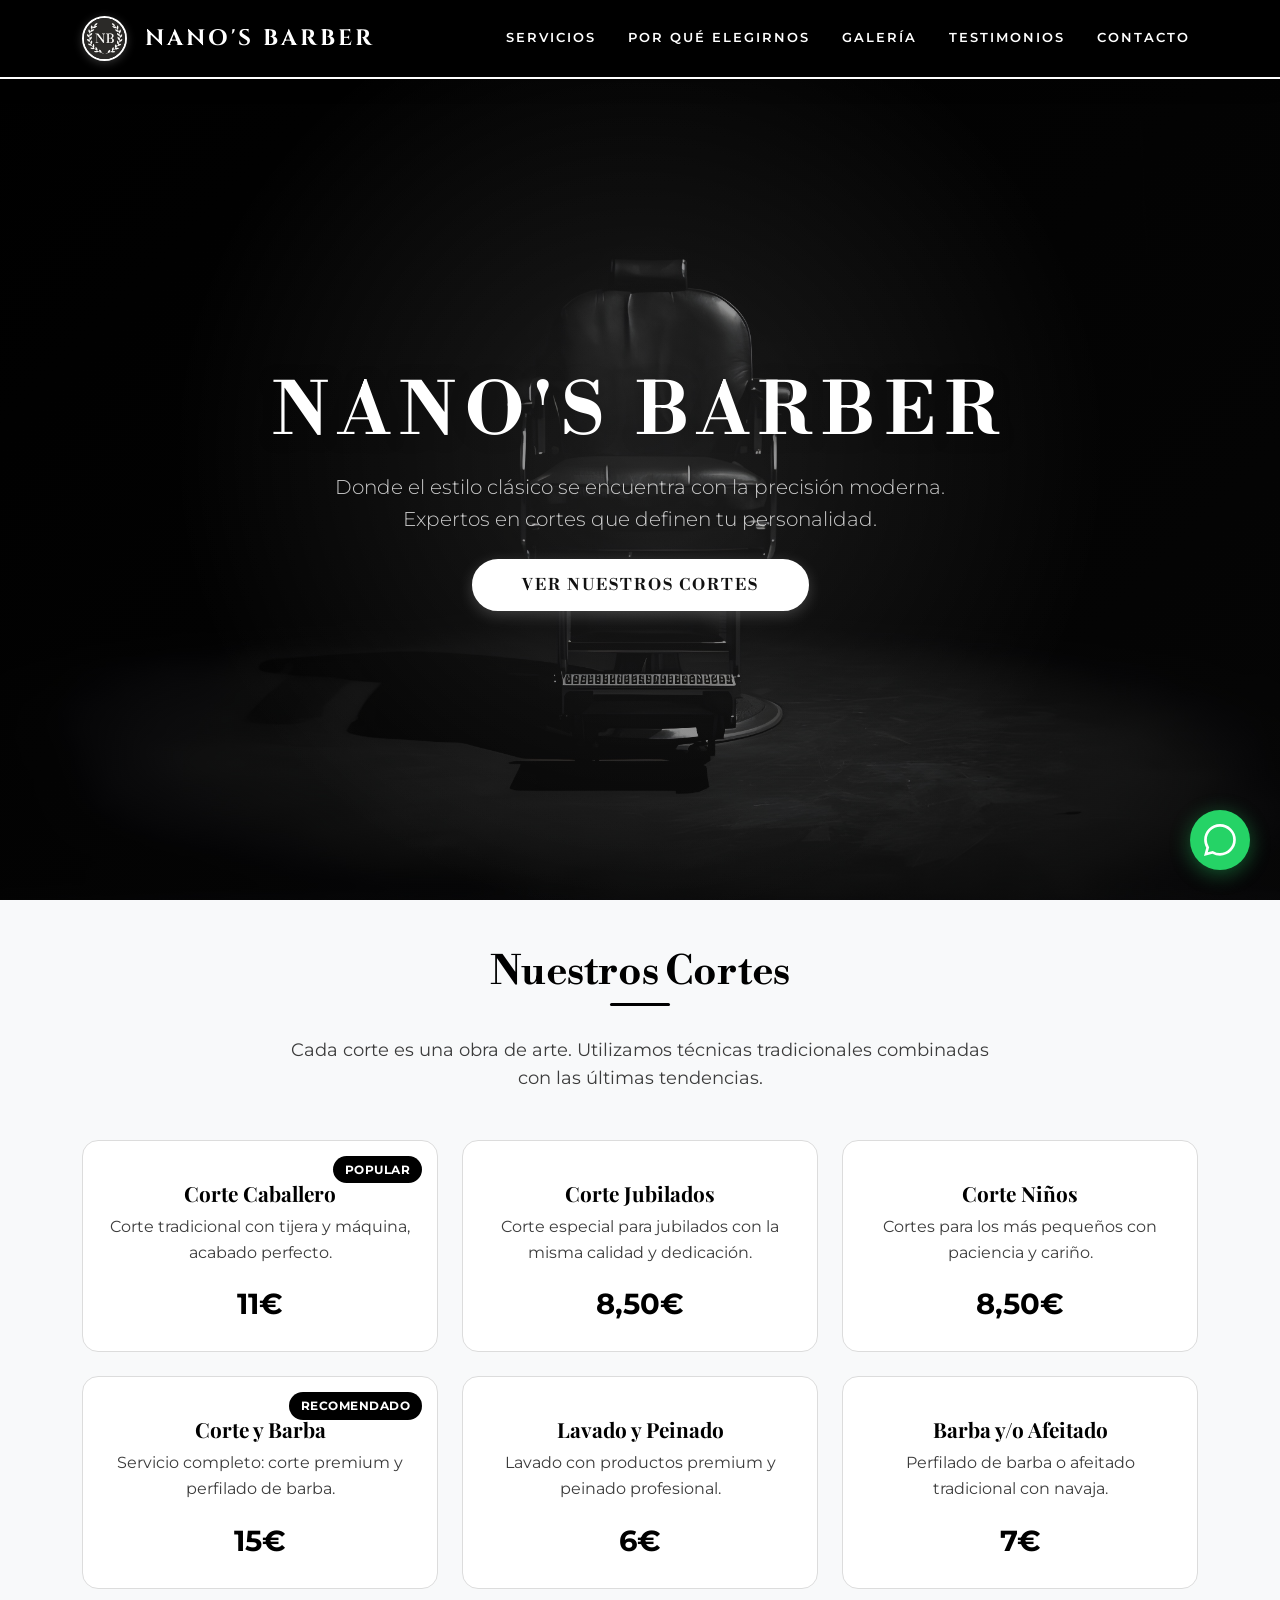
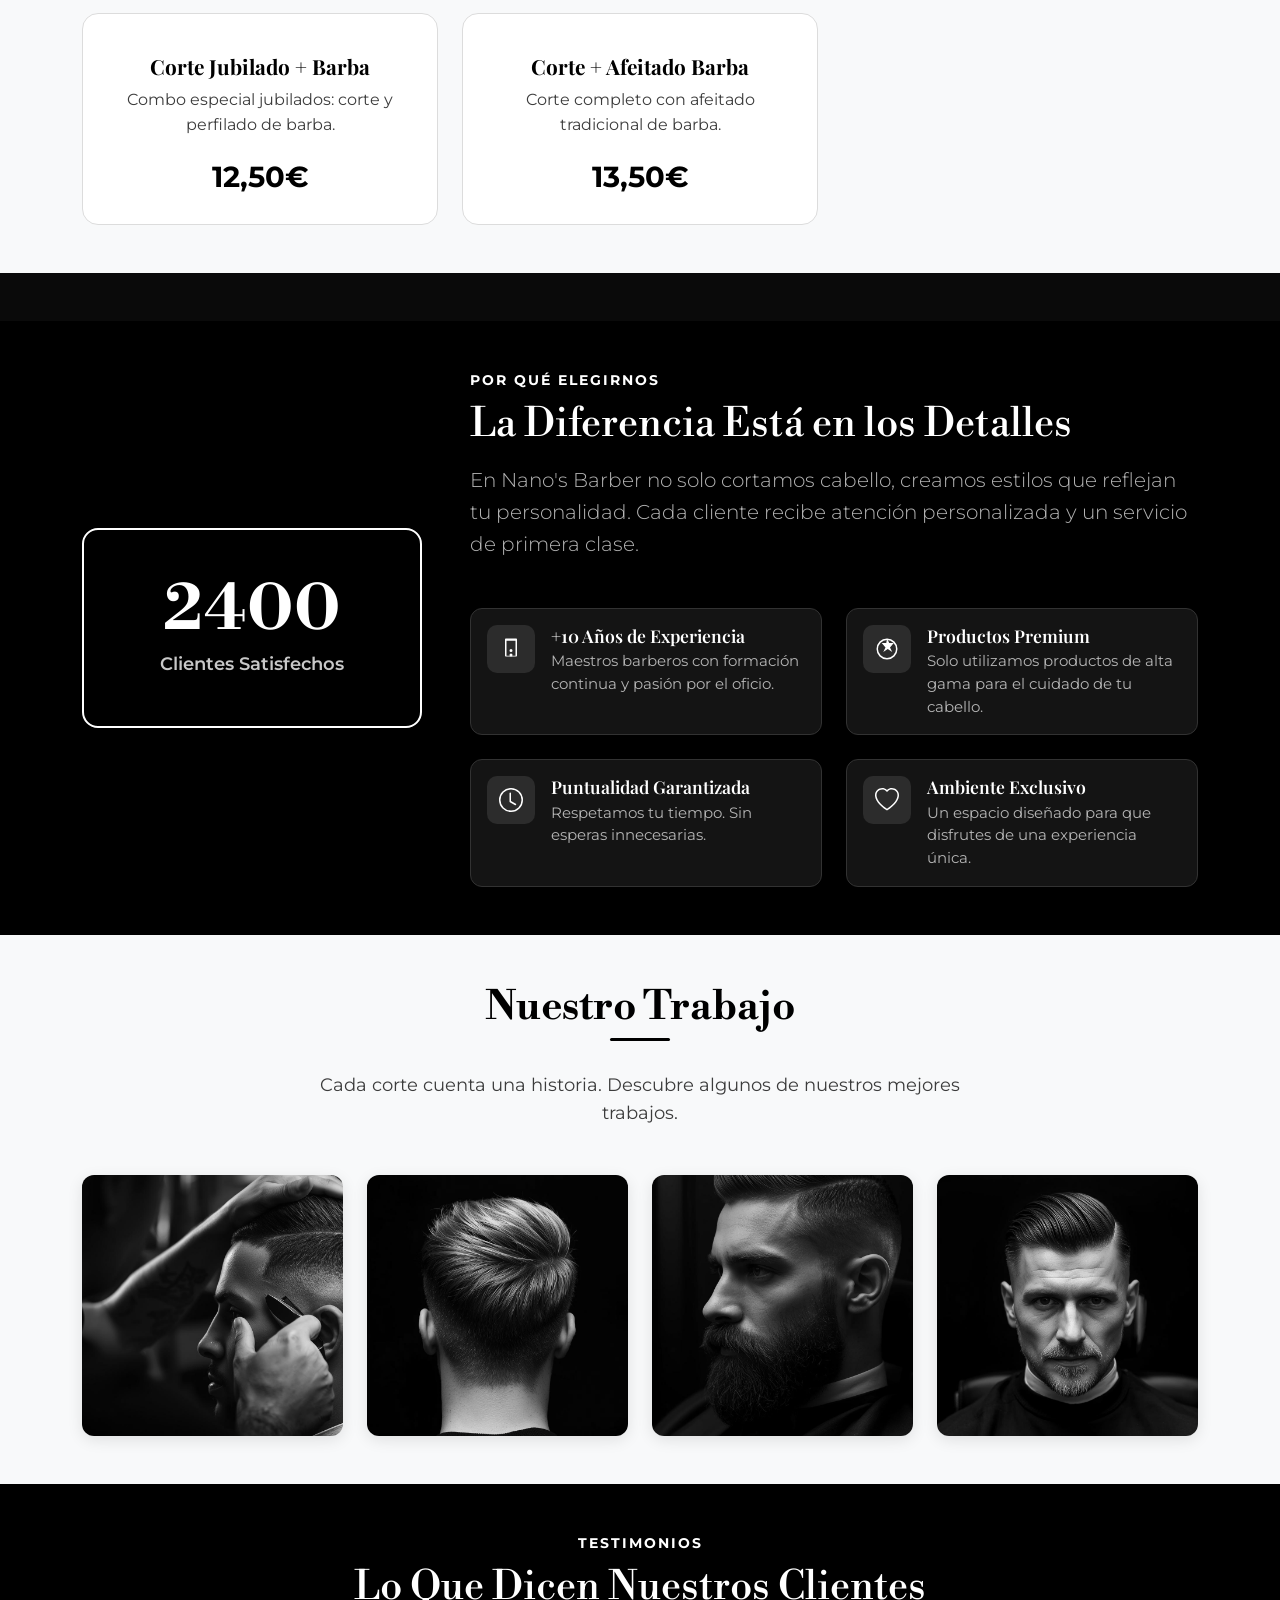
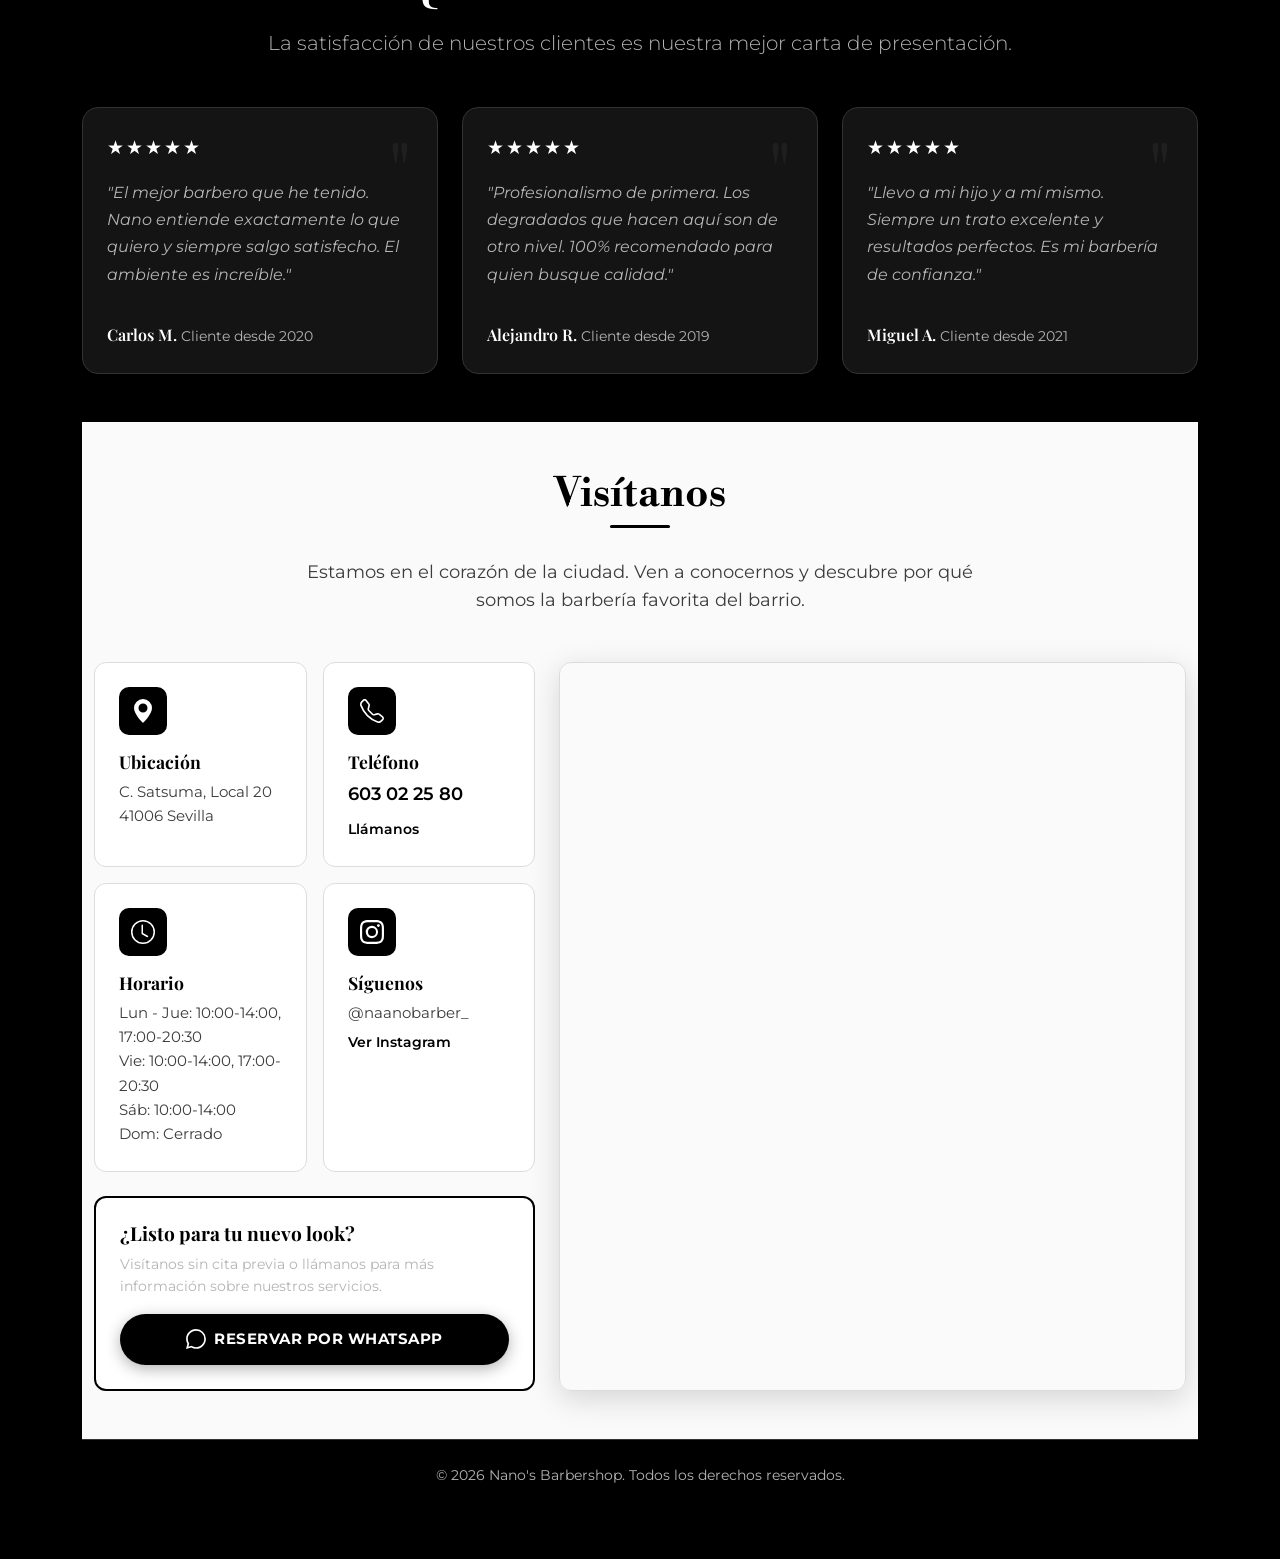
<file: index.html>
<!DOCTYPE html>
<html lang="es">
<head>
  <meta charset="UTF-8" />
  <meta name="viewport" content="width=device-width, initial-scale=1.0"/>
  <title>Nano's Barbershop - Estilo Clásico, Precisión Moderna</title>
  
  <!-- Fuentes ultra elegantes -->
  <link href="https://fonts.googleapis.com/css2?family=Cinzel:wght@600;700&family=Montserrat:wght@400;600;700&family=Libre+Bodoni:wght@700&display=swap" rel="stylesheet">

  <!-- Bootstrap 5 CSS -->
  <link href="https://cdn.jsdelivr.net/npm/bootstrap@5.3.2/dist/css/bootstrap.min.css" rel="stylesheet"/>
  
  <!-- Google Fonts -->
  <link href="https://fonts.googleapis.com/css2?family=Montserrat:wght@400;600;700&family=Playfair+Display:wght@700&display=swap" rel="stylesheet"/>
  
  <!-- CSS Personalizado -->
  <link rel="stylesheet" href="nanoscss.css"/>
</head>
<body>

  <!-- Navbar -->
  <nav class="navbar navbar-expand-lg navbar-dark fixed-top">
    <div class="container">
      <!-- AHORA -->
      <a class="navbar-brand" href="index.html">
        <img src="imagenes/logonano.jpg" alt="Nano's Barber" height="40">
        <span class="brand-text ms-2">NANO'S BARBER</span>
      </a>
      <button class="navbar-toggler" type="button" data-bs-toggle="collapse" data-bs-target="#navbarNav">
        <span class="navbar-toggler-icon"></span>
      </button>
      <div class="collapse navbar-collapse justify-content-end" id="navbarNav">
        <ul class="navbar-nav gap-3">
          <li class="nav-item"><a class="nav-link" href="#servicios">Servicios</a></li>
          <li class="nav-item"><a class="nav-link" href="#nosotros">Por Qué Elegirnos</a></li>
          <li class="nav-item"><a class="nav-link" href="#galeria">Galería</a></li>
          <li class="nav-item"><a class="nav-link" href="#testimonios">Testimonios</a></li>
          <li class="nav-item"><a class="nav-link" href="#contacto">Contacto</a></li>
        </ul>
      </div>
    </div>
  </nav>

  <!-- Hero Section -->
  <header class="hero-section d-flex align-items-center">
    <div class="container text-center text-white">
      <h1 class="display-4 fw-bold mb-3">NANO'S BARBER</h1>
      <p class="lead mb-4">Donde el estilo clásico se encuentra con la precisión moderna. Expertos en cortes que definen tu personalidad.</p>
      <a href="#servicios" class="btn btn-primary btn-lg px-5">Ver Nuestros Cortes</a>
    </div>
  </header>

  <!-- Servicios -->
<section id="servicios" class="section py-5 bg-light">
  <div class="container">
    <div class="text-center mb-5">
      <h2 class="section-title">Nuestros Cortes</h2>
      <p class="section-subtitle">Cada corte es una obra de arte. Utilizamos técnicas tradicionales combinadas con las últimas tendencias.</p>
    </div>
    
    <div class="row g-4">
      <!-- Corte Caballero -->
      <div class="col-md-4">
        <div class="service-card text-center p-4">
          <span class="badge-popular">Popular</span>
          <h4 class="mt-3">Corte Caballero</h4>
          <p>Corte tradicional con tijera y máquina, acabado perfecto.</p>
          <p class="price fw-bold">11€</p>
        </div>
      </div>
      
      <!-- Corte Jubilados -->
      <div class="col-md-4">
        <div class="service-card text-center p-4">
          <h4 class="mt-3">Corte Jubilados</h4>
          <p>Corte especial para jubilados con la misma calidad y dedicación.</p>
          <p class="price fw-bold">8,50€</p>
        </div>
      </div>
      
      <!-- Corte Niños -->
      <div class="col-md-4">
        <div class="service-card text-center p-4">
          <h4 class="mt-3">Corte Niños</h4>
          <p>Cortes para los más pequeños con paciencia y cariño.</p>
          <p class="price fw-bold">8,50€</p>
        </div>
      </div>
      
      <!-- Corte y Barba -->
      <div class="col-md-4">
        <div class="service-card text-center p-4">
          <span class="badge-popular">Recomendado</span>
          <h4 class="mt-3">Corte y Barba</h4>
          <p>Servicio completo: corte premium y perfilado de barba.</p>
          <p class="price fw-bold">15€</p>
        </div>
      </div>
      
      <!-- Lavado y Peinado -->
      <div class="col-md-4">
        <div class="service-card text-center p-4">
          <h4 class="mt-3">Lavado y Peinado</h4>
          <p>Lavado con productos premium y peinado profesional.</p>
          <p class="price fw-bold">6€</p>
        </div>
      </div>
      
      <!-- Barba y/o Afeitado -->
      <div class="col-md-4">
        <div class="service-card text-center p-4">
          <h4 class="mt-3">Barba y/o Afeitado</h4>
          <p>Perfilado de barba o afeitado tradicional con navaja.</p>
          <p class="price fw-bold">7€</p>
        </div>
      </div>
      
      <!-- Corte Jubilado y Barba -->
      <div class="col-md-4">
        <div class="service-card text-center p-4">
          <h4 class="mt-3">Corte Jubilado + Barba</h4>
          <p>Combo especial jubilados: corte y perfilado de barba.</p>
          <p class="price fw-bold">12,50€</p>
        </div>
      </div>
      
      <!-- Corte y Afeitado Barba -->
      <div class="col-md-4">
        <div class="service-card text-center p-4">
          <h4 class="mt-3">Corte + Afeitado Barba</h4>
          <p>Corte completo con afeitado tradicional de barba.</p>
          <p class="price fw-bold">13,50€</p>
        </div>
      </div>
    </div>
  </div>
</section>
      <!-- Stats -->
      <div class="text-center mt-5">
        <div class="stats-badge">+5000 Clientes Satisfechos</div>
      </div>
    </div>
  </section>

  <!-- Por Qué Elegirnos -->
<section id="nosotros" class="section py-5 bg-darker">
  <div class="container">
    <div class="row g-5 align-items-center">
      <!-- Columna izquierda - Stats box -->
      <div class="col-lg-4">
        <div class="stats-box-large p-5 text-center">
          <div class="stats-number-large">+5000</div>
          <div class="stats-label-large">Clientes Satisfechos</div>
        </div>
      </div>
      
      <!-- Columna derecha - Contenido -->
      <div class="col-lg-8">
        <div class="section-header mb-4">
          <p class="section-subtitle-small text-uppercase fw-bold mb-2">Por Qué Elegirnos</p>
          <h2 class="section-title display-6 mb-3">La Diferencia Está en los Detalles</h2>
          <p class="lead text-secondary">
            En Nano's Barber no solo cortamos cabello, creamos estilos que reflejan tu personalidad. 
            Cada cliente recibe atención personalizada y un servicio de primera clase.
          </p>
        </div>
        
        <!-- Features grid -->
        <div class="row g-4 mt-2">
          <!-- Feature 1 -->
          <div class="col-md-6">
            <div class="feature-card d-flex align-items-start p-3">
              <div class="feature-icon-box me-3">
                <svg xmlns="http://www.w3.org/2000/svg" width="24" height="24" fill="currentColor" viewBox="0 0 16 16">
                  <path d="M4 1.5a.5.5 0 0 1 .5-.5h7a.5.5 0 0 1 .5.5v11a.5.5 0 0 1-.5.5h-7a.5.5 0 0 1-.5-.5v-11zm1 1v10h6v-10h-6z"/>
                  <path d="M8 13a1 1 0 1 0 0-2 1 1 0 0 0 0 2zm0-3a1 1 0 1 0 0-2 1 1 0 0 0 0 2z"/>
                </svg>
              </div>
              <div>
                <h5 class="feature-title mb-1">+10 Años de Experiencia</h5>
                <p class="feature-text mb-0 text-secondary small">Maestros barberos con formación continua y pasión por el oficio.</p>
              </div>
            </div>
          </div>
          
          <!-- Feature 2 -->
          <div class="col-md-6">
            <div class="feature-card d-flex align-items-start p-3">
              <div class="feature-icon-box me-3">
                <svg xmlns="http://www.w3.org/2000/svg" width="24" height="24" fill="currentColor" viewBox="0 0 16 16">
                  <path d="M8 1l1.5 3h3L10 7l1.5 3-3-2-3 2 1.5-3-2.5-3h3L8 1z"/>
                  <path d="M8 15A7 7 0 1 1 8 1a7 7 0 0 1 0 14zm0-1A6 6 0 1 0 8 2a6 6 0 0 0 0 12z"/>
                </svg>
              </div>
              <div>
                <h5 class="feature-title mb-1">Productos Premium</h5>
                <p class="feature-text mb-0 text-secondary small">Solo utilizamos productos de alta gama para el cuidado de tu cabello.</p>
              </div>
            </div>
          </div>
          
          <!-- Feature 3 -->
          <div class="col-md-6">
            <div class="feature-card d-flex align-items-start p-3">
              <div class="feature-icon-box me-3">
                <svg xmlns="http://www.w3.org/2000/svg" width="24" height="24" fill="currentColor" viewBox="0 0 16 16">
                  <path d="M8 3.5a.5.5 0 0 0-1 0V9a.5.5 0 0 0 .252.434l3.5 2a.5.5 0 0 0 .496-.868L8 8.71V3.5z"/>
                  <path d="M8 16A8 8 0 1 0 8 0a8 8 0 0 0 0 16zm7-8A7 7 0 1 1 1 8a7 7 0 0 1 14 0z"/>
                </svg>
              </div>
              <div>
                <h5 class="feature-title mb-1">Puntualidad Garantizada</h5>
                <p class="feature-text mb-0 text-secondary small">Respetamos tu tiempo. Sin esperas innecesarias.</p>
              </div>
            </div>
          </div>
          
          <!-- Feature 4 -->
          <div class="col-md-6">
            <div class="feature-card d-flex align-items-start p-3">
              <div class="feature-icon-box me-3">
                <svg xmlns="http://www.w3.org/2000/svg" width="24" height="24" fill="currentColor" viewBox="0 0 16 16">
                  <path d="m8 2.748-.717-.737C5.6.281 2.514.878 1.4 3.053c-.523 1.023-.641 2.5.314 4.385.92 1.815 2.834 3.989 6.286 6.357 3.452-2.368 5.365-4.542 6.286-6.357.955-1.886.838-3.362.314-4.385C13.486.878 10.4.28 8.717 2.01L8 2.748zM8 15C-7.333 4.868 3.279-3.04 7.824 1.143c.06.055.119.112.176.171a3.12 3.12 0 0 1 .176-.17C12.72-3.042 23.333 4.867 8 15z"/>
                </svg>
              </div>
              <div>
                <h5 class="feature-title mb-1">Ambiente Exclusivo</h5>
                <p class="feature-text mb-0 text-secondary small">Un espacio diseñado para que disfrutes de una experiencia única.</p>
              </div>
            </div>
          </div>
        </div>
      </div>
    </div>
  </div>
</section>

<!-- Galería -->
<section id="galeria" class="section py-5 bg-light">
  <div class="container">
    <div class="text-center mb-5">
      <h2 class="section-title">Nuestro Trabajo</h2>
      <p class="section-subtitle">Cada corte cuenta una historia. Descubre algunos de nuestros mejores trabajos.</p>
    </div>
    <div class="row g-4">
      <!-- Imagen 1 -->
      <div class="col-lg-3 col-md-6 col-6">
        <div class="gallery-item">
          <img src="imagenes/fade.jpg" alt="Fade Clásico">
          <div class="gallery-overlay">
            <span>Fade Clásico</span>
          </div>
        </div>
      </div>
      
      <!-- Imagen 2 -->
      <div class="col-lg-3 col-md-6 col-6">
        <div class="gallery-item">
          <img src="imagenes/corteatras.jpg" alt="Corte Profesional">
          <div class="gallery-overlay">
            <span>Corte Profesional</span>
          </div>
        </div>
      </div>
      
      <!-- Imagen 3 -->
      <div class="col-lg-3 col-md-6 col-6">
        <div class="gallery-item">
          <img src="imagenes/barbayfade.jpg" alt="Barba y Fade">
          <div class="gallery-overlay">
            <span>Barba y Fade</span>
          </div>
        </div>
      </div>
      
      <!-- Imagen 4 -->
      <div class="col-lg-3 col-md-6 col-6">
        <div class="gallery-item">
          <img src="imagenes/gominacorte.jpg" alt="Estilo Moderno">
          <div class="gallery-overlay">
            <span>Estilo Moderno</span>
          </div>
        </div>
      </div>
    </div>
  </div>
</section>

  <!-- Testimonios -->
<section id="testimonios" class="section py-5 bg-darker">
  <div class="container">
    <div class="text-center mb-5">
      <p class="section-subtitle-small text-uppercase fw-bold mb-2">TESTIMONIOS</p>
      <h2 class="section-title display-6 mb-3">Lo Que Dicen Nuestros Clientes</h2>
      <p class="lead text-secondary">La satisfacción de nuestros clientes es nuestra mejor carta de presentación.</p>
    </div>
    
    <!-- Testimonios Grid -->
    <div class="row g-4 mb-5">
      <!-- Testimonio 1 -->
      <div class="col-md-4">
        <div class="testimonial-card-v2 p-4">
          <div class="stars mb-3">★★★★★</div>
          <p class="testimonial-text mb-4">"El mejor barbero que he tenido. Nano entiende exactamente lo que quiero y siempre salgo satisfecho. El ambiente es increíble."</p>
          <div class="client-info">
            <h6 class="client-name mb-0">Carlos M.</h6>
            <small class="text-secondary">Cliente desde 2020</small>
          </div>
        </div>
      </div>
      
      <!-- Testimonio 2 -->
      <div class="col-md-4">
        <div class="testimonial-card-v2 p-4">
          <div class="stars mb-3">★★★★★</div>
          <p class="testimonial-text mb-4">"Profesionalismo de primera. Los degradados que hacen aquí son de otro nivel. 100% recomendado para quien busque calidad."</p>
          <div class="client-info">
            <h6 class="client-name mb-0">Alejandro R.</h6>
            <small class="text-secondary">Cliente desde 2019</small>
          </div>
        </div>
      </div>
      
      <!-- Testimonio 3 -->
      <div class="col-md-4">
        <div class="testimonial-card-v2 p-4">
          <div class="stars mb-3">★★★★★</div>
          <p class="testimonial-text mb-4">"Llevo a mi hijo y a mí mismo. Siempre un trato excelente y resultados perfectos. Es mi barbería de confianza."</p>
          <div class="client-info">
            <h6 class="client-name mb-0">Miguel A.</h6>
            <small class="text-secondary">Cliente desde 2021</small>
          </div>
        </div>
      </div>
    </div>
    

<!-- Contacto -->
<section id="contacto" class="section py-5">
  <div class="container">
    <div class="text-center mb-5">
      <h2 class="section-title">Visítanos</h2>
      <p class="section-subtitle">Estamos en el corazón de la ciudad. Ven a conocernos y descubre por qué somos la barbería favorita del barrio.</p>
    </div>
    
    <div class="row g-4">
      <!-- Columna izquierda - Tarjetas de información -->
      <div class="col-lg-5">
        <div class="row g-3">
          <!-- Ubicación -->
          <div class="col-md-6">
            <div class="contact-card p-4 h-100">
              <div class="contact-icon">
                <svg xmlns="http://www.w3.org/2000/svg" width="24" height="24" fill="currentColor" viewBox="0 0 16 16">
                  <path d="M8 16s6-5.686 6-10A6 6 0 0 0 2 6c0 4.314 6 10 6 10zm0-7a3 3 0 1 1 0-6 3 3 0 0 1 0 6z"/>
                </svg>
              </div>
              <h5 class="mt-3 mb-2">Ubicación</h5>
              <p class="mb-0 text-secondary">C. Satsuma, Local 20<br/>41006 Sevilla</p>
            </div>
          </div>
          
          <!-- Teléfono -->
          <div class="col-md-6">
            <div class="contact-card p-4 h-100">
              <div class="contact-icon">
                <svg xmlns="http://www.w3.org/2000/svg" width="24" height="24" fill="currentColor" viewBox="0 0 16 16">
                  <path d="M3.654 1.328a.678.678 0 0 0-1.015-.063L1.605 2.3c-.483.484-.661 1.169-.45 1.77a17.568 17.568 0 0 0 4.168 6.608 17.569 17.569 0 0 0 6.608 4.168c.601.211 1.286.033 1.77-.45l1.034-1.034a.678.678 0 0 0-.063-1.015l-2.307-1.794a.678.678 0 0 0-.58-.122l-2.19.547a1.745 1.745 0 0 1-1.657-.459L5.482 8.062a1.745 1.745 0 0 1-.46-1.657l.548-2.19a.678.678 0 0 0-.122-.58L3.654 1.328zM1.884.511a1.745 1.745 0 0 1 2.612.163L6.29 2.98c.329.423.445.974.315 1.494l-.547 2.19a.678.678 0 0 0 .178.643l2.457 2.457a.678.678 0 0 0 .644.178l2.189-.547a1.745 1.745 0 0 1 1.494.315l2.306 1.794c.829.645.905 1.87.163 2.611l-1.034 1.034c-.74.74-1.846 1.065-2.877.702a18.634 18.634 0 0 1-7.01-4.42 18.634 18.634 0 0 1-4.42-7.009c-.362-1.03-.037-2.137.703-2.877L1.885.511z"/>
                </svg>
              </div>
              <h5 class="mt-3 mb-2">Teléfono</h5>
              <p class="mb-2"><a href="tel:603022580" class="phone-link">603 02 25 80</a></p>
              <a href="tel:603022580" class="btn-link-small">Llámanos</a>
            </div>
          </div>
          
          <!-- Horario -->
          <div class="col-md-6">
            <div class="contact-card p-4 h-100">
              <div class="contact-icon">
                <svg xmlns="http://www.w3.org/2000/svg" width="24" height="24" fill="currentColor" viewBox="0 0 16 16">
                  <path d="M8 3.5a.5.5 0 0 0-1 0V9a.5.5 0 0 0 .252.434l3.5 2a.5.5 0 0 0 .496-.868L8 8.71V3.5z"/>
                  <path d="M8 16A8 8 0 1 0 8 0a8 8 0 0 0 0 16zm7-8A7 7 0 1 1 1 8a7 7 0 0 1 14 0z"/>
                </svg>
              </div>
              <h5 class="mt-3 mb-2">Horario</h5>
              <p class="mb-0 text-secondary small">
                Lun - Jue: 10:00-14:00, 17:00-20:30<br/>
                Vie: 10:00-14:00, 17:00-20:30<br/>
                Sáb: 10:00-14:00<br/>
                Dom: Cerrado
              </p>
            </div>
          </div>
          
          <!-- Instagram -->
          <div class="col-md-6">
            <div class="contact-card p-4 h-100">
              <div class="contact-icon">
                <svg xmlns="http://www.w3.org/2000/svg" width="24" height="24" fill="currentColor" viewBox="0 0 16 16">
                  <path d="M8 0C5.829 0 5.556.01 4.703.048 3.85.088 3.269.222 2.76.42a3.917 3.917 0 0 0-1.417.923A3.927 3.927 0 0 0 .42 2.76C.222 3.268.087 3.85.048 4.7.01 5.555 0 5.827 0 8.001c0 2.172.01 2.444.048 3.297.04.852.174 1.433.372 1.942.205.526.478.972.923 1.417.444.445.89.719 1.416.923.51.198 1.09.333 1.942.372C5.555 15.99 5.827 16 8 16s2.444-.01 3.298-.048c.851-.04 1.434-.174 1.943-.372a3.916 3.916 0 0 0 1.416-.923c.445-.445.718-.891.923-1.417.197-.509.332-1.09.372-1.942C15.99 10.445 16 10.173 16 8s-.01-2.445-.048-3.299c-.04-.851-.175-1.433-.372-1.941a3.926 3.926 0 0 0-.923-1.417A3.911 3.911 0 0 0 13.24.42c-.51-.198-1.092-.333-1.943-.372C10.443.01 10.172 0 7.998 0h.003zm-.717 1.442h.718c2.136 0 2.389.007 3.232.046.78.035 1.204.166 1.486.275.373.145.64.319.92.599.28.28.453.546.598.92.11.281.24.705.275 1.485.039.843.047 1.096.047 3.231s-.008 2.389-.047 3.232c-.035.78-.166 1.203-.275 1.485a2.47 2.47 0 0 1-.599.919c-.28.28-.546.453-.92.598-.28.11-.704.24-1.485.276-.843.038-1.096.047-3.232.047s-2.39-.009-3.233-.047c-.78-.036-1.203-.166-1.485-.276a2.478 2.478 0 0 1-.92-.598 2.48 2.48 0 0 1-.6-.92c-.109-.281-.24-.705-.275-1.485-.038-.843-.046-1.096-.046-3.233 0-2.136.008-2.388.046-3.231.036-.78.166-1.204.276-1.486.145-.373.319-.64.599-.92.28-.28.546-.453.92-.598.282-.11.705-.24 1.485-.276.738-.034 1.024-.044 2.515-.045v.002zm4.988 1.328a.96.96 0 1 0 0 1.92.96.96 0 0 0 0-1.92zm-4.27 1.122a4.109 4.109 0 1 0 0 8.217 4.109 4.109 0 0 0 0-8.217zm0 1.441a2.667 2.667 0 1 1 0 5.334 2.667 2.667 0 0 1 0-5.334z"/>
                </svg>
              </div>
              <h5 class="mt-3 mb-2">Síguenos</h5>
              <p class="mb-1 text-secondary">@naanobarber_</p>
              <a href="https://instagram.com/naanobarber_" target="_blank" class="btn-link-small">Ver Instagram</a>
            </div>
          </div>
        </div>
        
        <!-- CTA Box -->
        <div class="contact-cta mt-4 p-4">
          <h5 class="mb-2">¿Listo para tu nuevo look?</h5>
          <p class="text-secondary mb-3 small">Visítanos sin cita previa o llámanos para más información sobre nuestros servicios.</p>
          <a href="https://wa.me/34603022580?text=Hola,%20quiero%20reservar%20una%20cita%20en%20Nano's%20Barber" 
            class="btn btn-cta w-100" 
            target="_blank"
            style="display: inline-flex; align-items: center; justify-content: center; gap: 8px;">
            <svg xmlns="http://www.w3.org/2000/svg" width="20" height="20" fill="currentColor" viewBox="0 0 16 16">
              <path d="M13.601 2.326A7.854 7.854 0 0 0 7.994 0C3.627 0 .068 3.558.064 7.926c0 1.399.366 2.76 1.057 3.965L0 16l4.204-1.102a7.933 7.933 0 0 0 3.79.965h.004c4.368 0 7.926-3.558 7.93-7.93A7.898 7.898 0 0 0 13.6 2.326zM7.994 14.521a6.573 6.573 0 0 1-3.356-.92l-.24-.144-2.494.654.666-2.433-.156-.251a6.56 6.56 0 0 1-1.007-3.505c0-3.626 2.957-6.584 6.591-6.584a6.56 6.56 0 0 1 4.66 1.931 6.557 6.557 0 0 1 1.928 4.66c-.004 3.639-2.961 6.592-6.592 6.592z"/>
            </svg>
          RESERVAR POR WHATSAPP
          </a>
        </div>
      </div>
      
      <!-- Columna derecha - Mapa -->
      <div class="col-lg-7">
        <div class="map-container">
          <iframe src="https://www.google.com/maps/embed?pb=!1m18!1m12!1m3!1d3170.234349138471!2d-5.9467286!3d37.3842898!2m3!1f0!2f0!3f0!3m2!1i1024!2i768!4f13.1!3m3!1m2!1s0xd126fc6c8e96c87%3A0x4c45f57c4c965536!2sNano%E2%80%99s%20Barbershop!5e0!3m2!1ses!2ses!4v1772658728673!5m2!1ses!2ses" width="600" height="450" style="border:0;" allowfullscreen="" loading="lazy" referrerpolicy="no-referrer-when-downgrade"></iframe>
        </div>
      </div>
    </div>
  </div>
</section>

  <!-- Footer -->
  <footer class="footer py-4 text-center">
    <div class="container">
      <p class="mb-0">&copy; 2026 Nano's Barbershop. Todos los derechos reservados.</p>
      
    </div>
  </footer>

  <!-- Bootstrap JS Bundle -->
  <script src="https://cdn.jsdelivr.net/npm/bootstrap@5.3.2/dist/js/bootstrap.bundle.min.js"></script>
  
  <!-- JS Personalizado -->
  <script src="main.js"></script>

  <!-- Botón Flotante WhatsApp -->
<a href="https://wa.me/34603022580?text=Hola,%20quiero%20reservar%20una%20cita" 
   class="whatsapp-float" 
   target="_blank"
   aria-label="Reservar por WhatsApp">
  <svg xmlns="http://www.w3.org/2000/svg" width="32" height="32" fill="currentColor" viewBox="0 0 16 16">
    <path d="M13.601 2.326A7.854 7.854 0 0 0 7.994 0C3.627 0 .068 3.558.064 7.926c0 1.399.366 2.76 1.057 3.965L0 16l4.204-1.102a7.933 7.933 0 0 0 3.79.965h.004c4.368 0 7.926-3.558 7.93-7.93A7.898 7.898 0 0 0 13.6 2.326zM7.994 14.521a6.573 6.573 0 0 1-3.356-.92l-.24-.144-2.494.654.666-2.433-.156-.251a6.56 6.56 0 0 1-1.007-3.505c0-3.626 2.957-6.584 6.591-6.584a6.56 6.56 0 0 1 4.66 1.931 6.557 6.557 0 0 1 1.928 4.66c-.004 3.639-2.961 6.592-6.592 6.592z"/>
  </svg>
  <span class="whatsapp-tooltip">¡Reserva ya!</span>
</a>
</body>
</html>
</file>
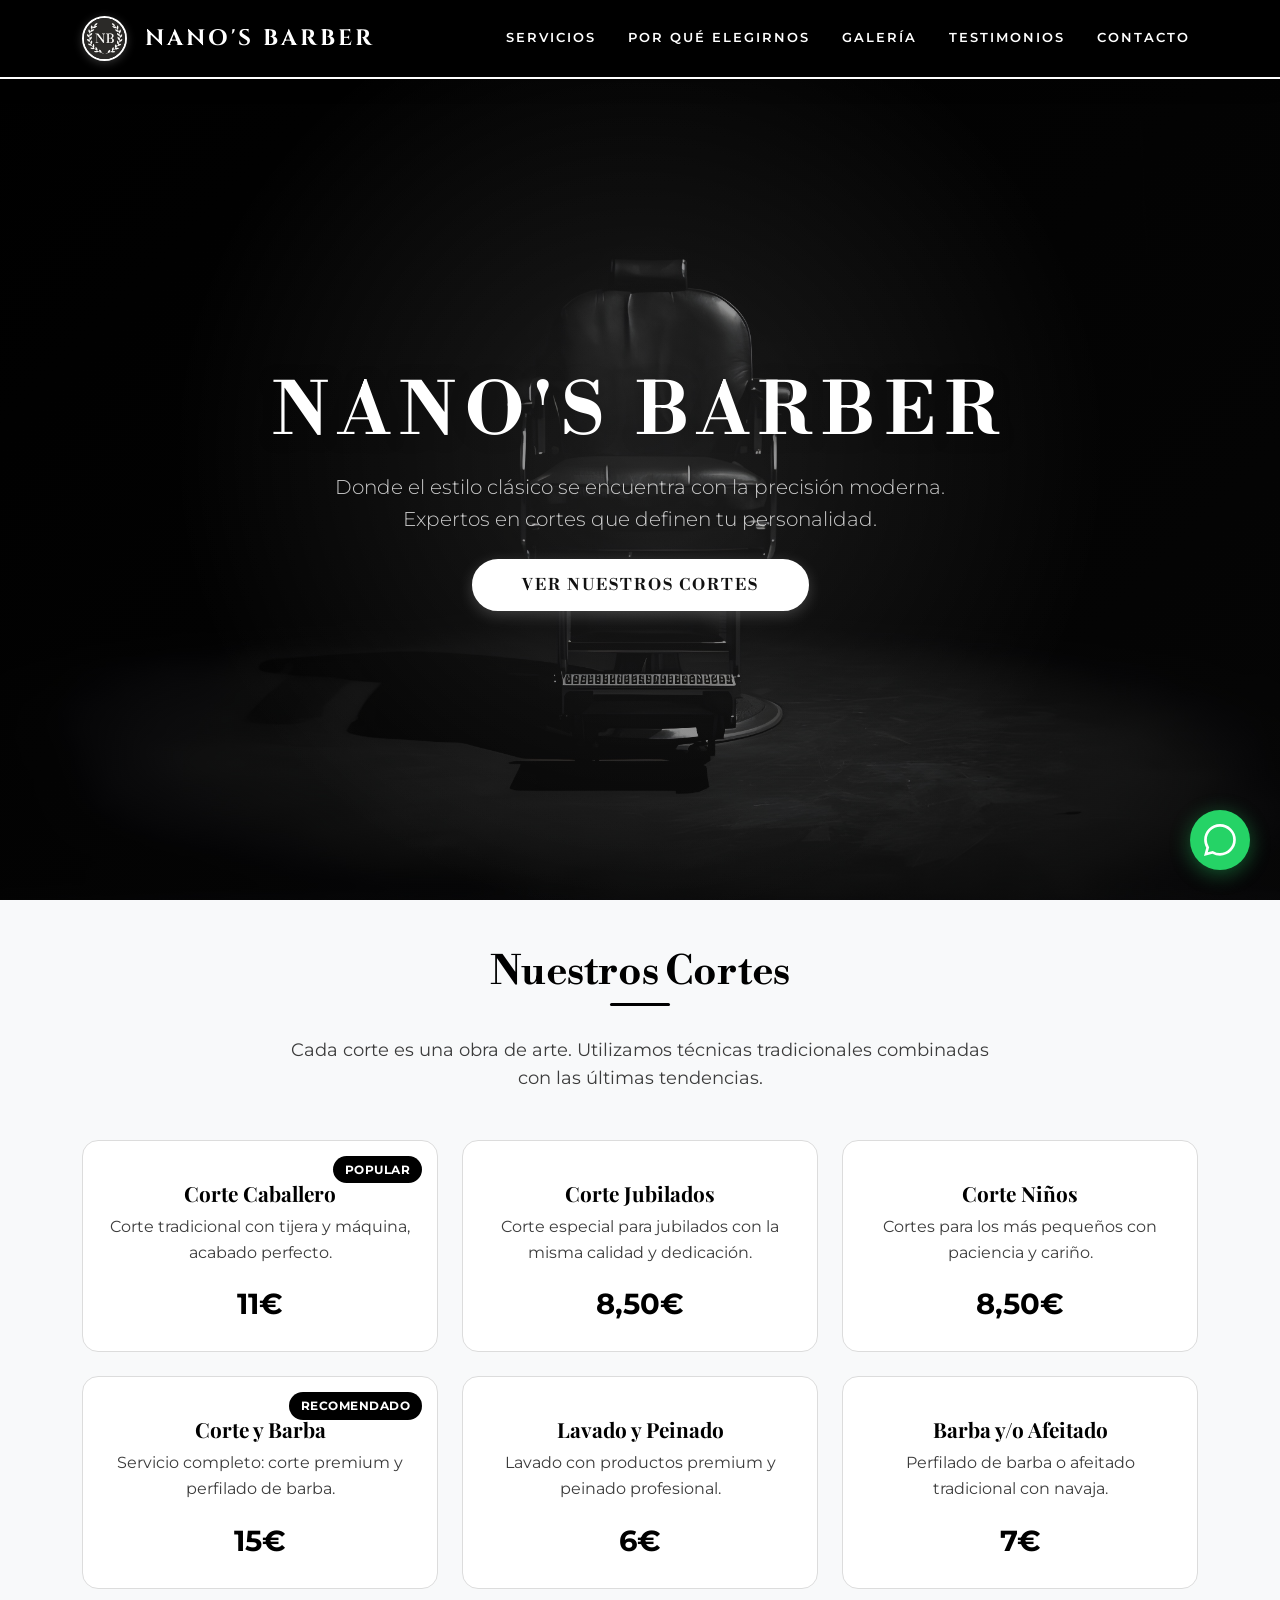
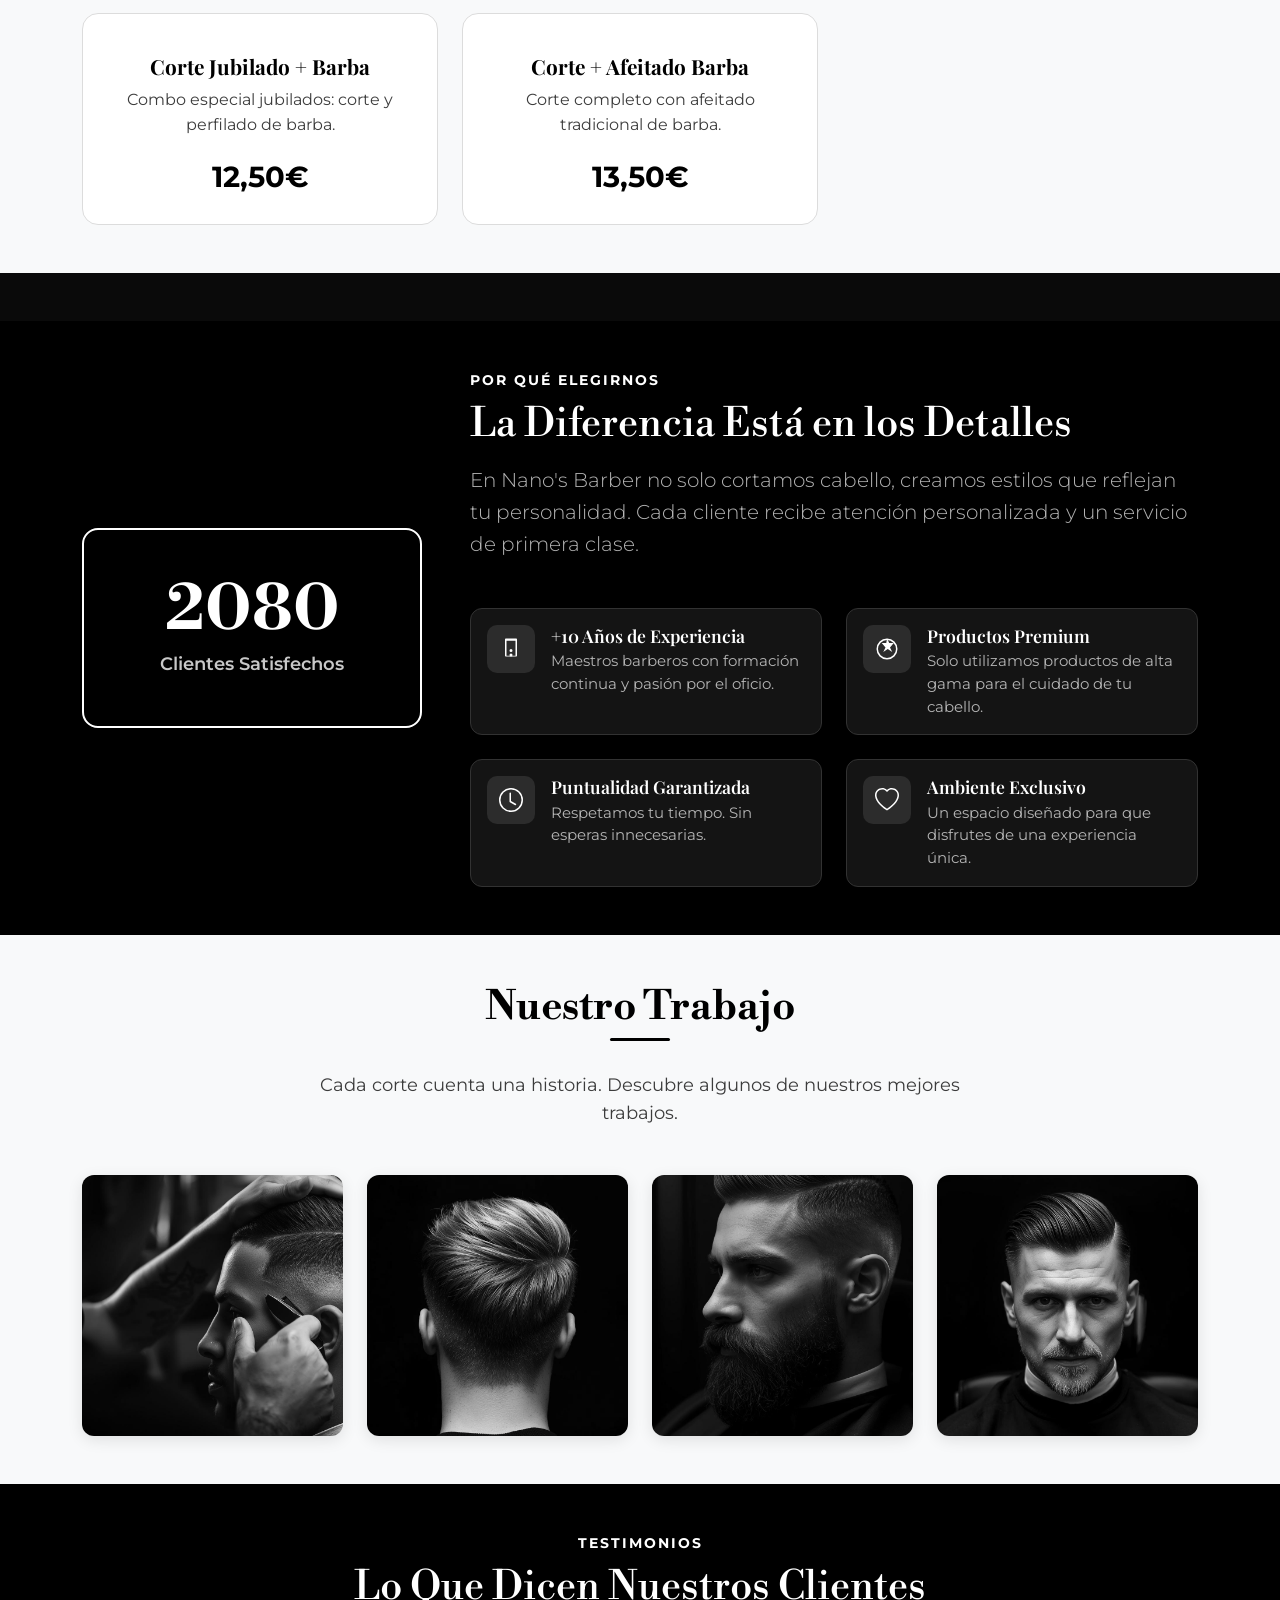
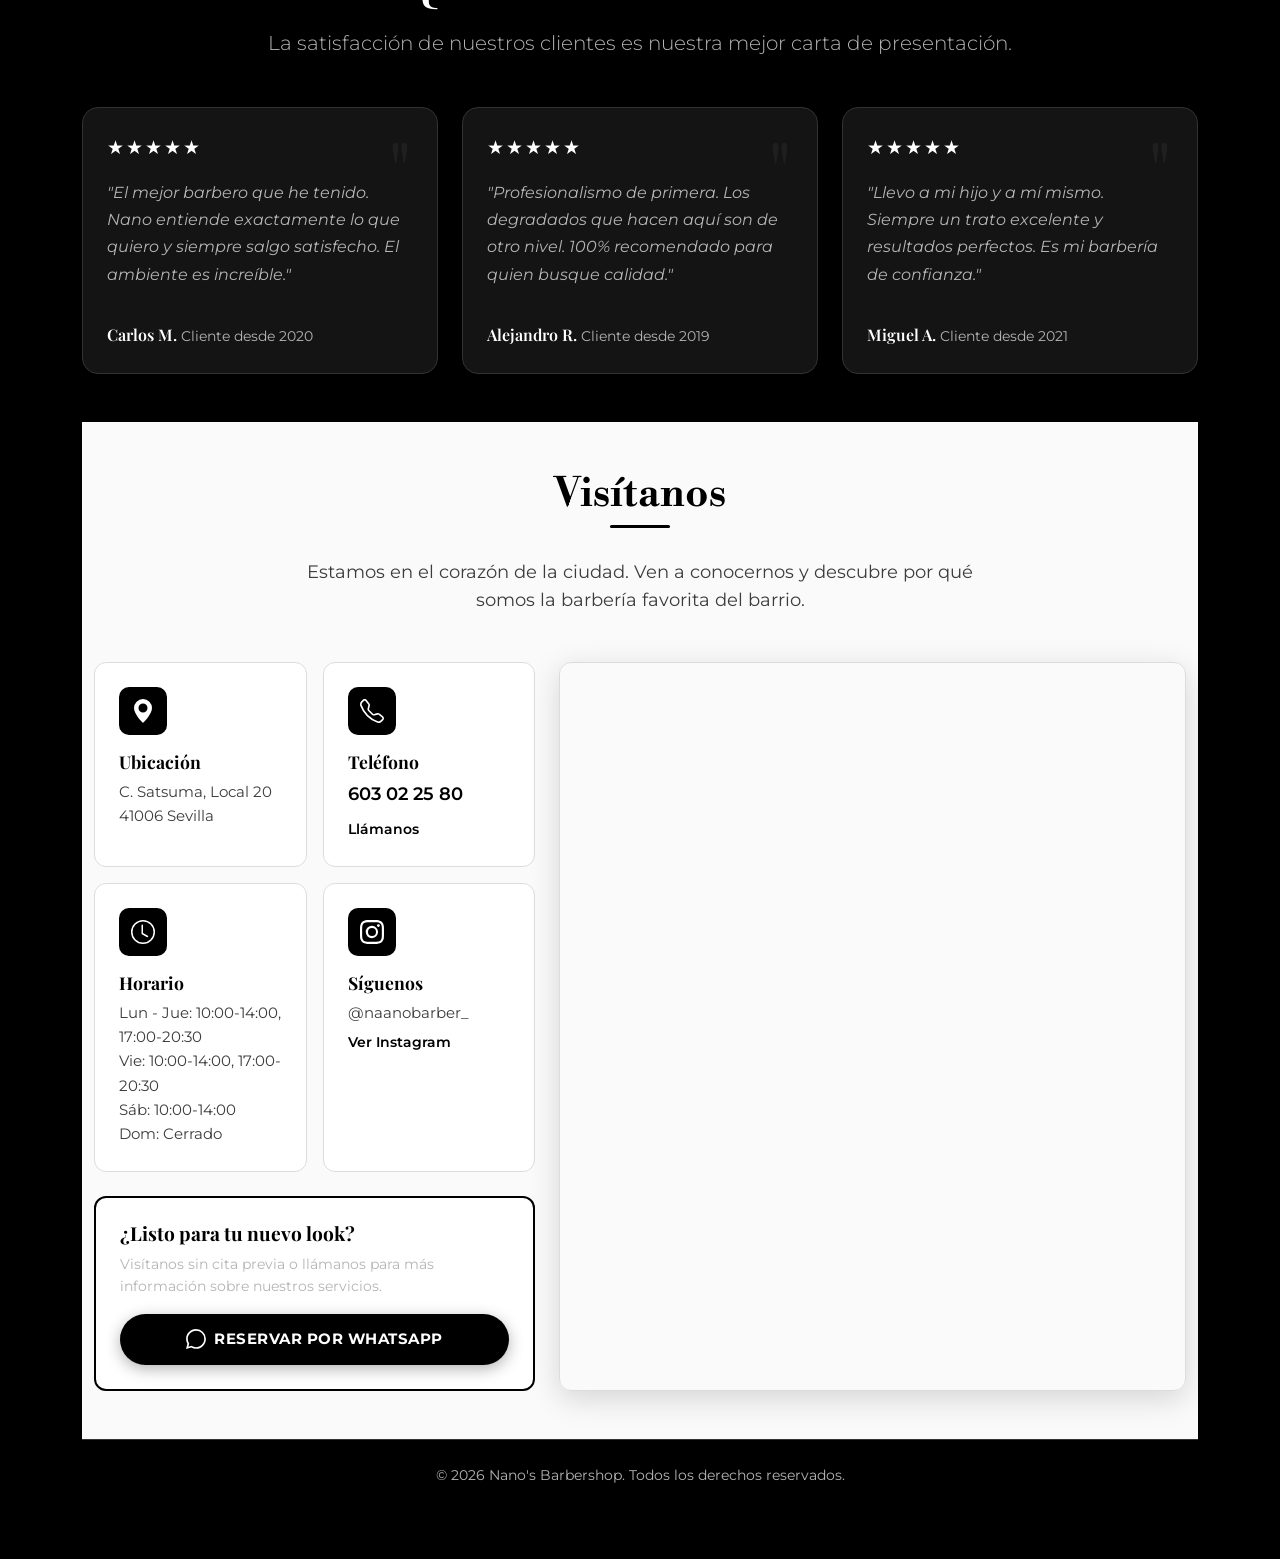
<file: nanosindex.html>
<!DOCTYPE html>
<html lang="es">
<head>
  <meta charset="UTF-8" />
  <meta name="viewport" content="width=device-width, initial-scale=1.0"/>
  <title>Nano's Barbershop - Estilo Clásico, Precisión Moderna</title>
  
  <!-- Fuentes ultra elegantes -->
  <link href="https://fonts.googleapis.com/css2?family=Cinzel:wght@600;700&family=Montserrat:wght@400;600;700&family=Libre+Bodoni:wght@700&display=swap" rel="stylesheet">

  <!-- Bootstrap 5 CSS -->
  <link href="https://cdn.jsdelivr.net/npm/bootstrap@5.3.2/dist/css/bootstrap.min.css" rel="stylesheet"/>
  
  <!-- Google Fonts -->
  <link href="https://fonts.googleapis.com/css2?family=Montserrat:wght@400;600;700&family=Playfair+Display:wght@700&display=swap" rel="stylesheet"/>
  
  <!-- CSS Personalizado -->
  <link rel="stylesheet" href="nanoscss.css"/>
</head>
<body>

  <!-- Navbar -->
  <nav class="navbar navbar-expand-lg navbar-dark fixed-top">
    <div class="container">
      <!-- AHORA -->
      <a class="navbar-brand" href="nanosindex.html">
        <img src="imagenes/logonano.jpg" alt="Nano's Barber" height="40">
        <span class="brand-text ms-2">NANO'S BARBER</span>
      </a>
      <button class="navbar-toggler" type="button" data-bs-toggle="collapse" data-bs-target="#navbarNav">
        <span class="navbar-toggler-icon"></span>
      </button>
      <div class="collapse navbar-collapse justify-content-end" id="navbarNav">
        <ul class="navbar-nav gap-3">
          <li class="nav-item"><a class="nav-link" href="#servicios">Servicios</a></li>
          <li class="nav-item"><a class="nav-link" href="#nosotros">Por Qué Elegirnos</a></li>
          <li class="nav-item"><a class="nav-link" href="#galeria">Galería</a></li>
          <li class="nav-item"><a class="nav-link" href="#testimonios">Testimonios</a></li>
          <li class="nav-item"><a class="nav-link" href="#contacto">Contacto</a></li>
        </ul>
      </div>
    </div>
  </nav>

  <!-- Hero Section -->
  <header class="hero-section d-flex align-items-center">
    <div class="container text-center text-white">
      <h1 class="display-4 fw-bold mb-3">NANO'S BARBER</h1>
      <p class="lead mb-4">Donde el estilo clásico se encuentra con la precisión moderna. Expertos en cortes que definen tu personalidad.</p>
      <a href="#servicios" class="btn btn-primary btn-lg px-5">Ver Nuestros Cortes</a>
    </div>
  </header>

  <!-- Servicios -->
<section id="servicios" class="section py-5 bg-light">
  <div class="container">
    <div class="text-center mb-5">
      <h2 class="section-title">Nuestros Cortes</h2>
      <p class="section-subtitle">Cada corte es una obra de arte. Utilizamos técnicas tradicionales combinadas con las últimas tendencias.</p>
    </div>
    
    <div class="row g-4">
      <!-- Corte Caballero -->
      <div class="col-md-4">
        <div class="service-card text-center p-4">
          <span class="badge-popular">Popular</span>
          <h4 class="mt-3">Corte Caballero</h4>
          <p>Corte tradicional con tijera y máquina, acabado perfecto.</p>
          <p class="price fw-bold">11€</p>
        </div>
      </div>
      
      <!-- Corte Jubilados -->
      <div class="col-md-4">
        <div class="service-card text-center p-4">
          <h4 class="mt-3">Corte Jubilados</h4>
          <p>Corte especial para jubilados con la misma calidad y dedicación.</p>
          <p class="price fw-bold">8,50€</p>
        </div>
      </div>
      
      <!-- Corte Niños -->
      <div class="col-md-4">
        <div class="service-card text-center p-4">
          <h4 class="mt-3">Corte Niños</h4>
          <p>Cortes para los más pequeños con paciencia y cariño.</p>
          <p class="price fw-bold">8,50€</p>
        </div>
      </div>
      
      <!-- Corte y Barba -->
      <div class="col-md-4">
        <div class="service-card text-center p-4">
          <span class="badge-popular">Recomendado</span>
          <h4 class="mt-3">Corte y Barba</h4>
          <p>Servicio completo: corte premium y perfilado de barba.</p>
          <p class="price fw-bold">15€</p>
        </div>
      </div>
      
      <!-- Lavado y Peinado -->
      <div class="col-md-4">
        <div class="service-card text-center p-4">
          <h4 class="mt-3">Lavado y Peinado</h4>
          <p>Lavado con productos premium y peinado profesional.</p>
          <p class="price fw-bold">6€</p>
        </div>
      </div>
      
      <!-- Barba y/o Afeitado -->
      <div class="col-md-4">
        <div class="service-card text-center p-4">
          <h4 class="mt-3">Barba y/o Afeitado</h4>
          <p>Perfilado de barba o afeitado tradicional con navaja.</p>
          <p class="price fw-bold">7€</p>
        </div>
      </div>
      
      <!-- Corte Jubilado y Barba -->
      <div class="col-md-4">
        <div class="service-card text-center p-4">
          <h4 class="mt-3">Corte Jubilado + Barba</h4>
          <p>Combo especial jubilados: corte y perfilado de barba.</p>
          <p class="price fw-bold">12,50€</p>
        </div>
      </div>
      
      <!-- Corte y Afeitado Barba -->
      <div class="col-md-4">
        <div class="service-card text-center p-4">
          <h4 class="mt-3">Corte + Afeitado Barba</h4>
          <p>Corte completo con afeitado tradicional de barba.</p>
          <p class="price fw-bold">13,50€</p>
        </div>
      </div>
    </div>
  </div>
</section>
      <!-- Stats -->
      <div class="text-center mt-5">
        <div class="stats-badge">+5000 Clientes Satisfechos</div>
      </div>
    </div>
  </section>

  <!-- Por Qué Elegirnos -->
<section id="nosotros" class="section py-5 bg-darker">
  <div class="container">
    <div class="row g-5 align-items-center">
      <!-- Columna izquierda - Stats box -->
      <div class="col-lg-4">
        <div class="stats-box-large p-5 text-center">
          <div class="stats-number-large">+5000</div>
          <div class="stats-label-large">Clientes Satisfechos</div>
        </div>
      </div>
      
      <!-- Columna derecha - Contenido -->
      <div class="col-lg-8">
        <div class="section-header mb-4">
          <p class="section-subtitle-small text-uppercase fw-bold mb-2">Por Qué Elegirnos</p>
          <h2 class="section-title display-6 mb-3">La Diferencia Está en los Detalles</h2>
          <p class="lead text-secondary">
            En Nano's Barber no solo cortamos cabello, creamos estilos que reflejan tu personalidad. 
            Cada cliente recibe atención personalizada y un servicio de primera clase.
          </p>
        </div>
        
        <!-- Features grid -->
        <div class="row g-4 mt-2">
          <!-- Feature 1 -->
          <div class="col-md-6">
            <div class="feature-card d-flex align-items-start p-3">
              <div class="feature-icon-box me-3">
                <svg xmlns="http://www.w3.org/2000/svg" width="24" height="24" fill="currentColor" viewBox="0 0 16 16">
                  <path d="M4 1.5a.5.5 0 0 1 .5-.5h7a.5.5 0 0 1 .5.5v11a.5.5 0 0 1-.5.5h-7a.5.5 0 0 1-.5-.5v-11zm1 1v10h6v-10h-6z"/>
                  <path d="M8 13a1 1 0 1 0 0-2 1 1 0 0 0 0 2zm0-3a1 1 0 1 0 0-2 1 1 0 0 0 0 2z"/>
                </svg>
              </div>
              <div>
                <h5 class="feature-title mb-1">+10 Años de Experiencia</h5>
                <p class="feature-text mb-0 text-secondary small">Maestros barberos con formación continua y pasión por el oficio.</p>
              </div>
            </div>
          </div>
          
          <!-- Feature 2 -->
          <div class="col-md-6">
            <div class="feature-card d-flex align-items-start p-3">
              <div class="feature-icon-box me-3">
                <svg xmlns="http://www.w3.org/2000/svg" width="24" height="24" fill="currentColor" viewBox="0 0 16 16">
                  <path d="M8 1l1.5 3h3L10 7l1.5 3-3-2-3 2 1.5-3-2.5-3h3L8 1z"/>
                  <path d="M8 15A7 7 0 1 1 8 1a7 7 0 0 1 0 14zm0-1A6 6 0 1 0 8 2a6 6 0 0 0 0 12z"/>
                </svg>
              </div>
              <div>
                <h5 class="feature-title mb-1">Productos Premium</h5>
                <p class="feature-text mb-0 text-secondary small">Solo utilizamos productos de alta gama para el cuidado de tu cabello.</p>
              </div>
            </div>
          </div>
          
          <!-- Feature 3 -->
          <div class="col-md-6">
            <div class="feature-card d-flex align-items-start p-3">
              <div class="feature-icon-box me-3">
                <svg xmlns="http://www.w3.org/2000/svg" width="24" height="24" fill="currentColor" viewBox="0 0 16 16">
                  <path d="M8 3.5a.5.5 0 0 0-1 0V9a.5.5 0 0 0 .252.434l3.5 2a.5.5 0 0 0 .496-.868L8 8.71V3.5z"/>
                  <path d="M8 16A8 8 0 1 0 8 0a8 8 0 0 0 0 16zm7-8A7 7 0 1 1 1 8a7 7 0 0 1 14 0z"/>
                </svg>
              </div>
              <div>
                <h5 class="feature-title mb-1">Puntualidad Garantizada</h5>
                <p class="feature-text mb-0 text-secondary small">Respetamos tu tiempo. Sin esperas innecesarias.</p>
              </div>
            </div>
          </div>
          
          <!-- Feature 4 -->
          <div class="col-md-6">
            <div class="feature-card d-flex align-items-start p-3">
              <div class="feature-icon-box me-3">
                <svg xmlns="http://www.w3.org/2000/svg" width="24" height="24" fill="currentColor" viewBox="0 0 16 16">
                  <path d="m8 2.748-.717-.737C5.6.281 2.514.878 1.4 3.053c-.523 1.023-.641 2.5.314 4.385.92 1.815 2.834 3.989 6.286 6.357 3.452-2.368 5.365-4.542 6.286-6.357.955-1.886.838-3.362.314-4.385C13.486.878 10.4.28 8.717 2.01L8 2.748zM8 15C-7.333 4.868 3.279-3.04 7.824 1.143c.06.055.119.112.176.171a3.12 3.12 0 0 1 .176-.17C12.72-3.042 23.333 4.867 8 15z"/>
                </svg>
              </div>
              <div>
                <h5 class="feature-title mb-1">Ambiente Exclusivo</h5>
                <p class="feature-text mb-0 text-secondary small">Un espacio diseñado para que disfrutes de una experiencia única.</p>
              </div>
            </div>
          </div>
        </div>
      </div>
    </div>
  </div>
</section>

<!-- Galería -->
<section id="galeria" class="section py-5 bg-light">
  <div class="container">
    <div class="text-center mb-5">
      <h2 class="section-title">Nuestro Trabajo</h2>
      <p class="section-subtitle">Cada corte cuenta una historia. Descubre algunos de nuestros mejores trabajos.</p>
    </div>
    <div class="row g-4">
      <!-- Imagen 1 -->
      <div class="col-lg-3 col-md-6 col-6">
        <div class="gallery-item">
          <img src="imagenes/fade.jpg" alt="Fade Clásico">
          <div class="gallery-overlay">
            <span>Fade Clásico</span>
          </div>
        </div>
      </div>
      
      <!-- Imagen 2 -->
      <div class="col-lg-3 col-md-6 col-6">
        <div class="gallery-item">
          <img src="imagenes/corteatras.jpg" alt="Corte Profesional">
          <div class="gallery-overlay">
            <span>Corte Profesional</span>
          </div>
        </div>
      </div>
      
      <!-- Imagen 3 -->
      <div class="col-lg-3 col-md-6 col-6">
        <div class="gallery-item">
          <img src="imagenes/barbayfade.jpg" alt="Barba y Fade">
          <div class="gallery-overlay">
            <span>Barba y Fade</span>
          </div>
        </div>
      </div>
      
      <!-- Imagen 4 -->
      <div class="col-lg-3 col-md-6 col-6">
        <div class="gallery-item">
          <img src="imagenes/gominacorte.jpg" alt="Estilo Moderno">
          <div class="gallery-overlay">
            <span>Estilo Moderno</span>
          </div>
        </div>
      </div>
    </div>
  </div>
</section>

  <!-- Testimonios -->
<section id="testimonios" class="section py-5 bg-darker">
  <div class="container">
    <div class="text-center mb-5">
      <p class="section-subtitle-small text-uppercase fw-bold mb-2">TESTIMONIOS</p>
      <h2 class="section-title display-6 mb-3">Lo Que Dicen Nuestros Clientes</h2>
      <p class="lead text-secondary">La satisfacción de nuestros clientes es nuestra mejor carta de presentación.</p>
    </div>
    
    <!-- Testimonios Grid -->
    <div class="row g-4 mb-5">
      <!-- Testimonio 1 -->
      <div class="col-md-4">
        <div class="testimonial-card-v2 p-4">
          <div class="stars mb-3">★★★★★</div>
          <p class="testimonial-text mb-4">"El mejor barbero que he tenido. Nano entiende exactamente lo que quiero y siempre salgo satisfecho. El ambiente es increíble."</p>
          <div class="client-info">
            <h6 class="client-name mb-0">Carlos M.</h6>
            <small class="text-secondary">Cliente desde 2020</small>
          </div>
        </div>
      </div>
      
      <!-- Testimonio 2 -->
      <div class="col-md-4">
        <div class="testimonial-card-v2 p-4">
          <div class="stars mb-3">★★★★★</div>
          <p class="testimonial-text mb-4">"Profesionalismo de primera. Los degradados que hacen aquí son de otro nivel. 100% recomendado para quien busque calidad."</p>
          <div class="client-info">
            <h6 class="client-name mb-0">Alejandro R.</h6>
            <small class="text-secondary">Cliente desde 2019</small>
          </div>
        </div>
      </div>
      
      <!-- Testimonio 3 -->
      <div class="col-md-4">
        <div class="testimonial-card-v2 p-4">
          <div class="stars mb-3">★★★★★</div>
          <p class="testimonial-text mb-4">"Llevo a mi hijo y a mí mismo. Siempre un trato excelente y resultados perfectos. Es mi barbería de confianza."</p>
          <div class="client-info">
            <h6 class="client-name mb-0">Miguel A.</h6>
            <small class="text-secondary">Cliente desde 2021</small>
          </div>
        </div>
      </div>
    </div>
    

<!-- Contacto -->
<section id="contacto" class="section py-5">
  <div class="container">
    <div class="text-center mb-5">
      <h2 class="section-title">Visítanos</h2>
      <p class="section-subtitle">Estamos en el corazón de la ciudad. Ven a conocernos y descubre por qué somos la barbería favorita del barrio.</p>
    </div>
    
    <div class="row g-4">
      <!-- Columna izquierda - Tarjetas de información -->
      <div class="col-lg-5">
        <div class="row g-3">
          <!-- Ubicación -->
          <div class="col-md-6">
            <div class="contact-card p-4 h-100">
              <div class="contact-icon">
                <svg xmlns="http://www.w3.org/2000/svg" width="24" height="24" fill="currentColor" viewBox="0 0 16 16">
                  <path d="M8 16s6-5.686 6-10A6 6 0 0 0 2 6c0 4.314 6 10 6 10zm0-7a3 3 0 1 1 0-6 3 3 0 0 1 0 6z"/>
                </svg>
              </div>
              <h5 class="mt-3 mb-2">Ubicación</h5>
              <p class="mb-0 text-secondary">C. Satsuma, Local 20<br/>41006 Sevilla</p>
            </div>
          </div>
          
          <!-- Teléfono -->
          <div class="col-md-6">
            <div class="contact-card p-4 h-100">
              <div class="contact-icon">
                <svg xmlns="http://www.w3.org/2000/svg" width="24" height="24" fill="currentColor" viewBox="0 0 16 16">
                  <path d="M3.654 1.328a.678.678 0 0 0-1.015-.063L1.605 2.3c-.483.484-.661 1.169-.45 1.77a17.568 17.568 0 0 0 4.168 6.608 17.569 17.569 0 0 0 6.608 4.168c.601.211 1.286.033 1.77-.45l1.034-1.034a.678.678 0 0 0-.063-1.015l-2.307-1.794a.678.678 0 0 0-.58-.122l-2.19.547a1.745 1.745 0 0 1-1.657-.459L5.482 8.062a1.745 1.745 0 0 1-.46-1.657l.548-2.19a.678.678 0 0 0-.122-.58L3.654 1.328zM1.884.511a1.745 1.745 0 0 1 2.612.163L6.29 2.98c.329.423.445.974.315 1.494l-.547 2.19a.678.678 0 0 0 .178.643l2.457 2.457a.678.678 0 0 0 .644.178l2.189-.547a1.745 1.745 0 0 1 1.494.315l2.306 1.794c.829.645.905 1.87.163 2.611l-1.034 1.034c-.74.74-1.846 1.065-2.877.702a18.634 18.634 0 0 1-7.01-4.42 18.634 18.634 0 0 1-4.42-7.009c-.362-1.03-.037-2.137.703-2.877L1.885.511z"/>
                </svg>
              </div>
              <h5 class="mt-3 mb-2">Teléfono</h5>
              <p class="mb-2"><a href="tel:603022580" class="phone-link">603 02 25 80</a></p>
              <a href="tel:603022580" class="btn-link-small">Llámanos</a>
            </div>
          </div>
          
          <!-- Horario -->
          <div class="col-md-6">
            <div class="contact-card p-4 h-100">
              <div class="contact-icon">
                <svg xmlns="http://www.w3.org/2000/svg" width="24" height="24" fill="currentColor" viewBox="0 0 16 16">
                  <path d="M8 3.5a.5.5 0 0 0-1 0V9a.5.5 0 0 0 .252.434l3.5 2a.5.5 0 0 0 .496-.868L8 8.71V3.5z"/>
                  <path d="M8 16A8 8 0 1 0 8 0a8 8 0 0 0 0 16zm7-8A7 7 0 1 1 1 8a7 7 0 0 1 14 0z"/>
                </svg>
              </div>
              <h5 class="mt-3 mb-2">Horario</h5>
              <p class="mb-0 text-secondary small">
                Lun - Jue: 10:00-14:00, 17:00-20:30<br/>
                Vie: 10:00-14:00, 17:00-20:30<br/>
                Sáb: 10:00-14:00<br/>
                Dom: Cerrado
              </p>
            </div>
          </div>
          
          <!-- Instagram -->
          <div class="col-md-6">
            <div class="contact-card p-4 h-100">
              <div class="contact-icon">
                <svg xmlns="http://www.w3.org/2000/svg" width="24" height="24" fill="currentColor" viewBox="0 0 16 16">
                  <path d="M8 0C5.829 0 5.556.01 4.703.048 3.85.088 3.269.222 2.76.42a3.917 3.917 0 0 0-1.417.923A3.927 3.927 0 0 0 .42 2.76C.222 3.268.087 3.85.048 4.7.01 5.555 0 5.827 0 8.001c0 2.172.01 2.444.048 3.297.04.852.174 1.433.372 1.942.205.526.478.972.923 1.417.444.445.89.719 1.416.923.51.198 1.09.333 1.942.372C5.555 15.99 5.827 16 8 16s2.444-.01 3.298-.048c.851-.04 1.434-.174 1.943-.372a3.916 3.916 0 0 0 1.416-.923c.445-.445.718-.891.923-1.417.197-.509.332-1.09.372-1.942C15.99 10.445 16 10.173 16 8s-.01-2.445-.048-3.299c-.04-.851-.175-1.433-.372-1.941a3.926 3.926 0 0 0-.923-1.417A3.911 3.911 0 0 0 13.24.42c-.51-.198-1.092-.333-1.943-.372C10.443.01 10.172 0 7.998 0h.003zm-.717 1.442h.718c2.136 0 2.389.007 3.232.046.78.035 1.204.166 1.486.275.373.145.64.319.92.599.28.28.453.546.598.92.11.281.24.705.275 1.485.039.843.047 1.096.047 3.231s-.008 2.389-.047 3.232c-.035.78-.166 1.203-.275 1.485a2.47 2.47 0 0 1-.599.919c-.28.28-.546.453-.92.598-.28.11-.704.24-1.485.276-.843.038-1.096.047-3.232.047s-2.39-.009-3.233-.047c-.78-.036-1.203-.166-1.485-.276a2.478 2.478 0 0 1-.92-.598 2.48 2.48 0 0 1-.6-.92c-.109-.281-.24-.705-.275-1.485-.038-.843-.046-1.096-.046-3.233 0-2.136.008-2.388.046-3.231.036-.78.166-1.204.276-1.486.145-.373.319-.64.599-.92.28-.28.546-.453.92-.598.282-.11.705-.24 1.485-.276.738-.034 1.024-.044 2.515-.045v.002zm4.988 1.328a.96.96 0 1 0 0 1.92.96.96 0 0 0 0-1.92zm-4.27 1.122a4.109 4.109 0 1 0 0 8.217 4.109 4.109 0 0 0 0-8.217zm0 1.441a2.667 2.667 0 1 1 0 5.334 2.667 2.667 0 0 1 0-5.334z"/>
                </svg>
              </div>
              <h5 class="mt-3 mb-2">Síguenos</h5>
              <p class="mb-1 text-secondary">@naanobarber_</p>
              <a href="https://instagram.com/naanobarber_" target="_blank" class="btn-link-small">Ver Instagram</a>
            </div>
          </div>
        </div>
        
        <!-- CTA Box -->
        <div class="contact-cta mt-4 p-4">
          <h5 class="mb-2">¿Listo para tu nuevo look?</h5>
          <p class="text-secondary mb-3 small">Visítanos sin cita previa o llámanos para más información sobre nuestros servicios.</p>
          <a href="https://wa.me/34603022580?text=Hola,%20quiero%20reservar%20una%20cita%20en%20Nano's%20Barber" 
            class="btn btn-cta w-100" 
            target="_blank"
            style="display: inline-flex; align-items: center; justify-content: center; gap: 8px;">
            <svg xmlns="http://www.w3.org/2000/svg" width="20" height="20" fill="currentColor" viewBox="0 0 16 16">
              <path d="M13.601 2.326A7.854 7.854 0 0 0 7.994 0C3.627 0 .068 3.558.064 7.926c0 1.399.366 2.76 1.057 3.965L0 16l4.204-1.102a7.933 7.933 0 0 0 3.79.965h.004c4.368 0 7.926-3.558 7.93-7.93A7.898 7.898 0 0 0 13.6 2.326zM7.994 14.521a6.573 6.573 0 0 1-3.356-.92l-.24-.144-2.494.654.666-2.433-.156-.251a6.56 6.56 0 0 1-1.007-3.505c0-3.626 2.957-6.584 6.591-6.584a6.56 6.56 0 0 1 4.66 1.931 6.557 6.557 0 0 1 1.928 4.66c-.004 3.639-2.961 6.592-6.592 6.592z"/>
            </svg>
          RESERVAR POR WHATSAPP
          </a>
        </div>
      </div>
      
      <!-- Columna derecha - Mapa -->
      <div class="col-lg-7">
        <div class="map-container">
          <iframe src="https://www.google.com/maps/embed?pb=!1m18!1m12!1m3!1d3170.234349138471!2d-5.9467286!3d37.3842898!2m3!1f0!2f0!3f0!3m2!1i1024!2i768!4f13.1!3m3!1m2!1s0xd126fc6c8e96c87%3A0x4c45f57c4c965536!2sNano%E2%80%99s%20Barbershop!5e0!3m2!1ses!2ses!4v1772658728673!5m2!1ses!2ses" width="600" height="450" style="border:0;" allowfullscreen="" loading="lazy" referrerpolicy="no-referrer-when-downgrade"></iframe>
        </div>
      </div>
    </div>
  </div>
</section>

  <!-- Footer -->
  <footer class="footer py-4 text-center">
    <div class="container">
      <p class="mb-0">&copy; 2026 Nano's Barbershop. Todos los derechos reservados.</p>
      
    </div>
  </footer>

  <!-- Bootstrap JS Bundle -->
  <script src="https://cdn.jsdelivr.net/npm/bootstrap@5.3.2/dist/js/bootstrap.bundle.min.js"></script>
  
  <!-- JS Personalizado (opcional) -->
  <script src="main.js"></script>

  <!-- Botón Flotante WhatsApp -->
<a href="https://wa.me/34603022580?text=Hola,%20quiero%20reservar%20una%20cita" 
   class="whatsapp-float" 
   target="_blank"
   aria-label="Reservar por WhatsApp">
  <svg xmlns="http://www.w3.org/2000/svg" width="32" height="32" fill="currentColor" viewBox="0 0 16 16">
    <path d="M13.601 2.326A7.854 7.854 0 0 0 7.994 0C3.627 0 .068 3.558.064 7.926c0 1.399.366 2.76 1.057 3.965L0 16l4.204-1.102a7.933 7.933 0 0 0 3.79.965h.004c4.368 0 7.926-3.558 7.93-7.93A7.898 7.898 0 0 0 13.6 2.326zM7.994 14.521a6.573 6.573 0 0 1-3.356-.92l-.24-.144-2.494.654.666-2.433-.156-.251a6.56 6.56 0 0 1-1.007-3.505c0-3.626 2.957-6.584 6.591-6.584a6.56 6.56 0 0 1 4.66 1.931 6.557 6.557 0 0 1 1.928 4.66c-.004 3.639-2.961 6.592-6.592 6.592z"/>
  </svg>
  <span class="whatsapp-tooltip">¡Reserva ya!</span>
</a>
</body>
</html>
</file>
<file: nanoscss.css>
/* ===== VARIABLES RGB - BLANCO Y NEGRO MIXTO ===== */
:root {
  /* Fondos */
  --rgb-bg-dark: rgb(10, 10, 10);
  --rgb-bg-darker: rgb(0, 0, 0);
  --rgb-bg-card: rgb(20, 20, 20);
  --rgb-bg-light: rgb(250, 250, 250);
  --rgb-bg-white: rgb(255, 255, 255);
  
  /* Textos para fondo oscuro */
  --rgb-text-primary: rgb(255, 255, 255);
  --rgb-text-secondary: rgb(180, 180, 180);
  
  /* Textos para fondo claro */
  --rgb-text-dark: rgb(0, 0, 0);
  --rgb-text-dark-secondary: rgb(60, 60, 60);
  
  /* Acentos */
  --rgb-accent: rgb(0, 0, 0);
  --rgb-accent-hover: rgb(30, 30, 30);
  --rgb-border: rgb(50, 50, 50);
  --rgb-border-light: rgb(220, 220, 220);
  
  /* Stats */
  --rgb-stats-box: rgb(0, 0, 0);
  --rgb-stats-box-light: rgb(40, 40, 40);
}

/* ===== BASE ===== */
* {
  margin: 0;
  padding: 0;
  box-sizing: border-box;
}

body {
  font-family: 'Montserrat', sans-serif;
  background-color: var(--rgb-bg-dark);
  color: var(--rgb-text-primary);
  line-height: 1.6;
  overflow-x: hidden;
}

h1, h2, h3, h4, h5, h6 {
  font-family: 'Playfair Display', serif;
  font-weight: 700;
}

a {
  color: var(--rgb-accent);
  text-decoration: none;
  transition: color 0.3s ease;
}

a:hover {
  color: var(--rgb-accent-hover);
}

/* ===== NAVBAR ===== */
.navbar {
  background-color: rgba(0, 0, 0, 0.95);
  backdrop-filter: blur(10px);
  padding: 1rem 0;
  border-bottom: 2px solid rgb(255, 255, 255);
}

.navbar-brand {
  display: flex;
  align-items: center;
  gap: 10px;
  color: rgb(255, 255, 255) !important;
  font-family: 'Cinzel', serif; /*  FUENTE ELEGANTE */
  font-size: 1.4rem;
  letter-spacing: 3px;
  font-weight: 700;
  padding: 0;
}

.navbar-brand img {
  height: 45px;
  width: 45px;
  object-fit: contain;
  border-radius: 50%;
  border: 2px solid rgb(255, 255, 255);
  box-shadow: 0 2px 10px rgba(255, 255, 255, 0.2);
  transition: all 0.3s ease;
  background: rgb(0, 0, 0);
}

.navbar-brand:hover img {
  transform: scale(1.1);
  border-color: rgb(200, 200, 200);
  box-shadow: 0 4px 20px rgba(255, 255, 255, 0.4);
}

.brand-text {
  color: rgb(255, 255, 255);
  font-weight: 700;
  letter-spacing: 3px;
}

.nav-link {
  color: rgb(255, 255, 255) !important;
  font-family: 'Montserrat', sans-serif; /*  FUENTE CLEAN */
  font-size: 0.8rem;
  letter-spacing: 2px;
  text-transform: uppercase;
  font-weight: 600;
  position: relative;
  transition: color 0.3s ease;
}

.nav-link:hover {
  color: rgb(200, 200, 200) !important;
}

.nav-link::after {
  content: '';
  position: absolute;
  bottom: -5px;
  left: 50%;
  width: 0;
  height: 2px;
  background-color: rgb(255, 255, 255);
  transition: width 0.3s ease;
  transform: translateX(-50%);
}

.nav-link:hover::after {
  width: 80%;
}

/* ===== HERO SECTION ===== */
.hero-section {
  min-height: 100vh;
  background: 
    linear-gradient(135deg, 
      rgba(0, 0, 0, 0.4),    /* ← Más transparente */
      rgba(10, 10, 10, 0.5)), /* ← Más transparente */
    url('imagenes/sillananomejorada.jpeg') 
    center center / cover no-repeat fixed;
  padding-top: 80px;
  display: flex;
  align-items: center;
  justify-content: center;
  text-align: center;
  position: relative;
  overflow: hidden;
}

.hero-section::before {
  content: '';
  position: absolute;
  top: 0; left: 0; right: 0; bottom: 0;
  background: radial-gradient(circle at 50% 50%, rgba(255, 255, 255, 0.1) 0%, transparent 60%);
  pointer-events: none;
  animation: glow 10s ease-in-out infinite;
}

@keyframes glow {
  0%, 100% { opacity: 0.5; }
  50% { opacity: 0.8; }
}

.hero-section h1 {
  font-family: 'Libre Bodoni', serif; /* FUENTE ULTRA ELEGANTE */
  font-size: 4.5rem;
  font-weight: 700;
  letter-spacing: 10px;
  margin-bottom: 1rem;
  text-shadow: 0 2px 15px rgba(0, 0, 0, 0.9);
  color: rgb(255, 255, 255);
  animation: fadeInDown 1s ease-out;
}

.hero-section .lead {
  font-size: 1.25rem;
  color: rgb(200, 200, 200);
  max-width: 700px;
  margin: 0 auto 2rem;
  animation: fadeInUp 1s ease-out 0.3s backwards;
}

.hero-section .btn-primary {
  animation: fadeInUp 1s ease-out 0.6s backwards;
}

@keyframes fadeInDown {
  from {
    opacity: 0;
    transform: translateY(-30px);
  }
  to {
    opacity: 1;
    transform: translateY(0);
  }
}

@keyframes fadeInUp {
  from {
    opacity: 0;
    transform: translateY(30px);
  }
  to {
    opacity: 1;
    transform: translateY(0);
  }
}

/* ===== BOTONES ===== */
.btn-primary {
  font-family: 'Libre Bodoni', serif; /* MISMA FUENTE QUE EL TÍTULO */
  background: rgb(255, 255, 255);
  border: 2px solid rgb(255, 255, 255);
  color: rgb(0, 0, 0);
  font-weight: 700;
  padding: 0.75rem 2rem;
  border-radius: 50px;
  transition: all 0.3s ease;
  box-shadow: 0 4px 15px rgba(255, 255, 255, 0.2);
  letter-spacing: 2px; /* Espaciado elegante */
  text-transform: uppercase; /*  Mayúsculas */
  font-size: 1rem;
}

.btn-primary:hover {
  background: rgb(0, 0, 0);
  color: rgb(255, 255, 255);
  border-color: rgb(0, 0, 0);
  transform: translateY(-2px);
  box-shadow: 0 6px 20px rgba(0, 0, 0, 0.4);
}

.btn-link {
  color: var(--rgb-accent);
  font-weight: 600;
}

.btn-link:hover {
  color: var(--rgb-accent-hover);
  text-decoration: underline !important;
}

/* ===== SECCIONES ===== */
.section {
  padding: 5rem 0;
}

.section-title {
  font-family: 'Libre Bodoni', serif; /* Títulos más elegantes */
  font-size: 2.5rem;
  margin-bottom: 1rem;
  position: relative;
  display: inline-block;
}

.section-title::after {
  content: '';
  position: absolute;
  bottom: -10px;
  left: 50%;
  transform: translateX(-50%);
  width: 60px;
  height: 3px;
  background-color: var(--rgb-accent);
  border-radius: 2px;
  animation: expandLine 0.8s ease-out backwards;
}

.section-subtitle {
  color: var(--rgb-text-secondary);
  max-width: 700px;
  margin: 1.5rem auto 0;
  font-size: 1.1rem;
}

@keyframes expandLine {
  from { width: 0; }
  to { width: 60px; }
}

/* Fondo oscuro (por defecto) */
.bg-darker {
  background-color: var(--rgb-bg-darker);
}

/* Fondo claro (para secciones alternas) */
.bg-light {
  background-color: var(--rgb-bg-light);
  color: var(--rgb-text-dark);
}

.bg-light .section-title {
  color: var(--rgb-text-dark);
}

.bg-light .section-title::after {
  background-color: var(--rgb-text-dark);
}

.bg-light .section-subtitle {
  color: var(--rgb-text-dark-secondary);
}

.bg-light .text-secondary {
  color: var(--rgb-text-dark-secondary) !important;
}

/* ===== SERVICIOS (Fondo Claro) ===== */
#servicios {
  background-color: var(--rgb-bg-light);
  color: var(--rgb-text-dark);
}

#servicios .section-title {
  color: var(--rgb-text-dark);
}

#servicios .section-title::after {
  background-color: var(--rgb-text-dark);
}

#servicios .section-subtitle {
  color: var(--rgb-text-dark-secondary);
}

.service-card {
  background-color: var(--rgb-bg-white);
  border-radius: 16px;
  border: 1px solid var(--rgb-border-light);
  transition: box-shadow 0.3s ease, border-color 0.3s ease;
  height: 100%;
  position: relative;
  overflow: hidden;
}

.service-card:hover {
  box-shadow: 0 10px 30px rgba(0, 0, 0, 0.15);
  border-color: var(--rgb-accent);
}

.service-card h4 {
  color: var(--rgb-text-dark);
  margin: 1rem 0 0.5rem;
  font-size: 1.3rem;
}

.service-card p {
  color: var(--rgb-text-dark-secondary);
}

.service-card .price {
  font-size: 1.8rem;
  color: var(--rgb-accent);
  margin: 0.5rem 0 0;
  font-weight: 700;
  transition: transform 0.3s ease;
}

.service-card:hover .price {
  transform: scale(1.1);
}

.badge-popular {
  position: absolute;
  top: 15px;
  right: 15px;
  background-color: var(--rgb-accent);
  color: rgb(255, 255, 255);
  font-size: 0.75rem;
  font-weight: 700;
  padding: 0.25rem 0.75rem;
  border-radius: 20px;
  text-transform: uppercase;
  letter-spacing: 0.5px;
  animation: badgePulse 2s ease-in-out infinite;
}

@keyframes badgePulse {
  0%, 100% { transform: scale(1); }
  50% { transform: scale(1.05); }
}

/* ===== POR QUÉ ELEGIRNOS (Fondo Oscuro) ===== */
#nosotros {
  background-color: var(--rgb-bg-darker);
}

.stats-box-large {
  background: var(--rgb-stats-box);
  border: 2px solid rgb(255, 255, 255);
  border-radius: 16px;
  box-shadow: 0 10px 40px rgba(0, 0, 0, 0.5);
  transition: box-shadow 0.3s ease;
}

.stats-box-large:hover {
  box-shadow: 0 15px 50px rgba(255, 255, 255, 0.1);
}

.stats-number-large {
  font-size: 4rem;
  font-weight: 700;
  color: rgb(255, 255, 255);
  font-family: 'Libre Bodoni', serif;
  line-height: 1;
  margin-bottom: 0.5rem;
}

.stats-label-large {
  font-size: 1.1rem;
  color: rgb(200, 200, 200);
  font-weight: 600;
}

.section-subtitle-small {
  color: rgb(255, 255, 255);
  font-size: 0.9rem;
  letter-spacing: 2px;
  text-transform: uppercase;
  font-weight: 700;
}

.feature-card {
  background-color: var(--rgb-bg-card);
  border-radius: 12px;
  border: 1px solid var(--rgb-border);
  transition: box-shadow 0.3s ease, border-color 0.3s ease;
  height: 100%;
}

.feature-card:hover {
  border-color: rgb(255, 255, 255);
  box-shadow: 0 5px 20px rgba(255, 255, 255, 0.1);
}

.feature-icon-box {
  width: 48px;
  height: 48px;
  background: rgba(255, 255, 255, 0.1);
  border-radius: 10px;
  display: flex;
  align-items: center;
  justify-content: center;
  color: rgb(255, 255, 255);
  font-size: 1.5rem;
  flex-shrink: 0;
  transition: all 0.3s ease;
}

.feature-card:hover .feature-icon-box {
  background: rgb(255, 255, 255);
  color: rgb(0, 0, 0);
  transform: scale(1.1);
}

.feature-title {
  font-size: 1.1rem;
  font-weight: 600;
  color: var(--rgb-text-primary);
  margin-bottom: 0.25rem;
}

.feature-text {
  color: var(--rgb-text-secondary);
  font-size: 0.95rem;
  line-height: 1.5;
}

/* ===== GALERÍA (Fondo Claro) ===== */
#galeria {
  background-color: var(--rgb-bg-light);
}

.gallery-item {
  position: relative;
  aspect-ratio: 1;
  border-radius: 12px;
  overflow: hidden;
  cursor: pointer;
  box-shadow: 0 4px 15px rgba(0, 0, 0, 0.1);
}

.gallery-item img {
  width: 100%;
  height: 100%;
  object-fit: cover;
  transition: transform 0.4s ease;
  filter: grayscale(100%);
}

.gallery-overlay {
  position: absolute;
  bottom: 0;
  left: 0;
  right: 0;
  background: linear-gradient(to top, rgba(0, 0, 0, 0.8), transparent);
  color: white;
  padding: 20px 15px 15px;
  transform: translateY(100%);
  transition: transform 0.3s ease;
}

.gallery-item:hover img {
  transform: scale(1.1);
  filter: grayscale(0%);
}

.gallery-item:hover .gallery-overlay {
  transform: translateY(0);
}

.gallery-overlay span {
  font-weight: 600;
  font-size: 0.95rem;
  display: block;
  text-align: center;
}

@media (max-width: 768px) {
  .gallery-item {
    margin-bottom: 1rem;
  }
}

/* ===== TESTIMONIOS CON ANIMACIONES ===== */
#testimonios {
  background-color: var(--rgb-bg-darker);
}

/* Animación de entrada escalonada */
.testimonial-card-v2 {
  background-color: var(--rgb-bg-card);
  border-radius: 16px;
  border: 1px solid var(--rgb-border);
  transition: all 0.4s cubic-bezier(0.175, 0.885, 0.32, 1.275);
  height: 100%;
  opacity: 0;
  transform: translateY(30px);
  animation: testimonialFadeIn 0.8s ease-out forwards;
}

/* Cada tarjeta aparece en secuencia */
.testimonial-card-v2:nth-child(1) {
  animation-delay: 0.1s;
}

.testimonial-card-v2:nth-child(2) {
  animation-delay: 0.3s;
}

.testimonial-card-v2:nth-child(3) {
  animation-delay: 0.5s;
}

@keyframes testimonialFadeIn {
  to {
    opacity: 1;
    transform: translateY(0);
  }
}

/* Hover effect elegante */
.testimonial-card-v2:hover {
  border-color: rgb(255, 255, 255);
  transform: translateY(-10px);
  box-shadow: 0 15px 40px rgba(255, 255, 255, 0.15);
}

/* Animación de las estrellas */
.testimonial-card-v2 .stars {
  color: rgb(255, 255, 255);
  font-size: 1.2rem;
  letter-spacing: 2px;
}

.testimonial-card-v2 .stars span {
  display: inline-block;
  opacity: 0;
  animation: starAppear 0.5s ease-out forwards;
}

.testimonial-card-v2 .stars span:nth-child(1) { animation-delay: 0.6s; }
.testimonial-card-v2 .stars span:nth-child(2) { animation-delay: 0.7s; }
.testimonial-card-v2 .stars span:nth-child(3) { animation-delay: 0.8s; }
.testimonial-card-v2 .stars span:nth-child(4) { animation-delay: 0.9s; }
.testimonial-card-v2 .stars span:nth-child(5) { animation-delay: 1.0s; }

@keyframes starAppear {
  from {
    opacity: 0;
    transform: scale(0) rotate(-180deg);
  }
  50% {
    transform: scale(1.3) rotate(10deg);
  }
  to {
    opacity: 1;
    transform: scale(1) rotate(0deg);
  }
}

/* Animación del texto */
.testimonial-text {
  color: var(--rgb-text-secondary);
  font-style: italic;
  line-height: 1.7;
  min-height: 120px;
  opacity: 0;
  animation: textFadeIn 0.8s ease-out 0.4s forwards;
}

@keyframes textFadeIn {
  to {
    opacity: 1;
  }
}

/* Animación del nombre del cliente */
.client-info {
  opacity: 0;
  animation: clientFadeIn 0.8s ease-out 1.2s forwards;
}

@keyframes clientFadeIn {
  to {
    opacity: 1;
  }
}

.client-name {
  color: rgb(255, 255, 255);
  font-weight: 600;
  position: relative;
  display: inline-block;
}

/* Línea decorativa bajo el nombre */
.client-name::after {
  content: '';
  position: absolute;
  bottom: -5px;
  left: 0;
  width: 0;
  height: 2px;
  background: linear-gradient(90deg, rgb(255, 255, 255), transparent);
  transition: width 0.5s ease;
}

.testimonial-card-v2:hover .client-name::after {
  width: 100%;
}

.client-info small {
  color: rgb(150, 150, 150);
  font-size: 0.85rem;
}

/* Icono de comillas decorativo */
.testimonial-card-v2::before {
  content: '"';
  position: absolute;
  top: 20px;
  right: 25px;
  font-size: 5rem;
  font-family: 'Playfair Display', serif;
  color: rgba(255, 255, 255, 0.05);
  line-height: 1;
  transition: all 0.4s ease;
}

.testimonial-card-v2:hover::before {
  color: rgba(255, 255, 255, 0.1);
  transform: scale(1.1) rotate(5deg);
}

/* Borde brillante al hover - Versión simplificada */
.testimonial-card-v2::after {
  content: '';
  position: absolute;
  top: -2px;
  left: -2px;
  right: -2px;
  bottom: -2px;
  border-radius: 16px;
  background: linear-gradient(135deg, 
    rgba(255, 255, 255, 0.3),
    rgba(255, 255, 255, 0.1),
    rgba(255, 255, 255, 0.3));
  opacity: 0;
  transition: opacity 0.4s ease;
  z-index: -1;
}

.testimonial-card-v2:hover::after {
  opacity: 1;
}

.testimonial-card-v2:hover::after {
  opacity: 1;
}

/* ===== CONTACTO (Fondo Claro) ===== */
#contacto {
  background-color: var(--rgb-bg-light);
  color: var(--rgb-text-dark);
}

#contacto .section-title {
  color: var(--rgb-text-dark);
}

#contacto .section-title::after {
  background-color: var(--rgb-text-dark);
}

#contacto .section-subtitle {
  color: var(--rgb-text-dark-secondary);
}

.contact-card {
  background-color: var(--rgb-bg-white);
  border-radius: 12px;
  border: 1px solid var(--rgb-border-light);
  transition: box-shadow 0.3s ease, border-color 0.3s ease;
  height: 100%;
}

.contact-card:hover {
  border-color: var(--rgb-accent);
  box-shadow: 0 8px 25px rgba(0, 0, 0, 0.15);
}

.contact-icon {
  width: 48px;
  height: 48px;
  background: var(--rgb-accent);
  border-radius: 10px;
  display: flex;
  align-items: center;
  justify-content: center;
  color: rgb(255, 255, 255);
  font-size: 1.5rem;
  transition: transform 0.3s ease;
}

.contact-card:hover .contact-icon {
  transform: scale(1.1);
}

.contact-card h5 {
  font-size: 1.1rem;
  margin-bottom: 0.5rem;
  color: var(--rgb-text-dark);
}

.contact-card .text-secondary {
  color: var(--rgb-text-dark-secondary) !important;
  font-size: 0.95rem;
  line-height: 1.6;
}

.phone-link {
  color: var(--rgb-text-dark);
  font-size: 1.1rem;
  font-weight: 600;
  text-decoration: none;
  display: block;
  margin-bottom: 0.25rem;
}

.phone-link:hover {
  color: var(--rgb-accent);
}

.btn-link-small {
  color: var(--rgb-accent);
  font-size: 0.9rem;
  font-weight: 600;
  text-decoration: none;
  display: inline-block;
  transition: color 0.3s ease;
}

.btn-link-small:hover {
  color: var(--rgb-accent-hover);
  text-decoration: underline;
}

.contact-cta {
  background: var(--rgb-bg-white);
  border: 2px solid var(--rgb-accent);
  border-radius: 12px;
}

.contact-cta h5 {
  color: var(--rgb-text-dark);
  font-size: 1.2rem;
}

.contact-cta p {
  color: var(--rgb-text-dark-secondary);
}

.btn-cta {
  background: var(--rgb-accent);
  color: rgb(255, 255, 255);
  border: none;
  padding: 0.9rem 1.5rem;
  border-radius: 50px;
  font-weight: 700;
  font-size: 0.95rem;
  text-transform: uppercase;
  letter-spacing: 0.5px;
  transition: all 0.3s ease;
  box-shadow: 0 4px 15px rgba(0, 0, 0, 0.3);
  display: inline-flex;
  align-items: center;
  justify-content: center;
}

.btn-cta:hover {
  background: rgb(255, 255, 255);
  color: rgb(0, 0, 0);
  transform: translateY(-2px);
  box-shadow: 0 6px 20px rgba(0, 0, 0, 0.4);
}

.map-container {
  border-radius: 12px;
  overflow: hidden;
  border: 1px solid var(--rgb-border-light);
  box-shadow: 0 8px 30px rgba(0, 0, 0, 0.15);
  height: 100%;
  min-height: 600px;
  width: 100%;
  position: relative;
  animation: fadeIn 1s ease-out;
}

.map-container iframe {
  width: 100% !important;
  height: 100% !important;
  min-height: 600px;
  border: none;
  filter: grayscale(100%);
  transition: filter 0.3s ease;
  position: absolute;
  top: 0;
  left: 0;
}

.map-container:hover iframe {
  filter: grayscale(80%);
}

@keyframes fadeIn {
  from { opacity: 0; }
  to { opacity: 1; }
}

/* ===== FOOTER ===== */
.footer {
  background-color: var(--rgb-bg-darker);
  border-top: 1px solid var(--rgb-border);
  font-size: 0.9rem;
  color: var(--rgb-text-secondary);
  animation: fadeIn 1s ease-out;
}

/* ===== ANIMACIONES DE SCROLL ===== */
.animate-on-scroll {
  opacity: 0;
  transform: translateY(30px);
  transition: opacity 0.8s ease-out, transform 0.8s ease-out;
}

.animate-on-scroll.is-visible {
  opacity: 1;
  transform: translateY(0);
}

/* ===== RESPONSIVE ===== */
@media (max-width: 991px) {
  .stats-box-large {
    margin-bottom: 2rem;
  }
  
  .stats-number-large {
    font-size: 3.5rem;
  }
  
  .map-container {
    min-height: 400px;
  }
}

@media (max-width: 768px) {
  .hero-section h1 {
    font-size: 2.5rem;
    letter-spacing: 5px;
  }
  
  .hero-section .lead {
    font-size: 1.1rem;
  }
  
  .section-title {
    font-size: 2rem;
  }
  
  .navbar-brand {
    font-size: 1.2rem;
    letter-spacing: 2px;
  }
  
  .navbar-nav {
    text-align: center;
    padding-top: 1rem;
  }
  
  .stats-box-large {
    padding: 3rem 2rem !important;
  }
  
  .stats-number-large {
    font-size: 3rem;
  }
  
  .stats-label-large {
    font-size: 1rem;
  }
  
  .contact-card {
    padding: 1.5rem !important;
  }
  
  .map-container {
    min-height: 350px;
  }
  
  .contact-cta {
    margin-top: 1.5rem;
  }
  
  .nav-link {
    font-size: 0.75rem;
    letter-spacing: 1px;
  }
}

/* ===== UTILIDADES ===== */
.text-white {
  color: var(--rgb-text-primary) !important;
}

.text-secondary {
  color: var(--rgb-text-secondary) !important;
}

.fw-bold {
  font-weight: 700 !important;
}

.gap-3 { gap: 1rem !important; }
.gap-4 { gap: 1.5rem !important; }

.stats-badge {
  display: none !important;
}

footer .stats-container-v2,
.footer .stats-container-v2 {
  display: none !important;
}

/* ===== BOTÓN FLOTANTE WHATSAPP ===== */
.whatsapp-float {
  position: fixed;
  bottom: 30px;
  right: 30px;
  width: 60px;
  height: 60px;
  background: #25D366;
  color: white;
  border-radius: 50%;
  display: flex;
  align-items: center;
  justify-content: center;
  box-shadow: 0 4px 20px rgba(37, 211, 102, 0.4);
  z-index: 1000;
  transition: all 0.3s ease;
  animation: whatsappPulse 2s ease-in-out infinite;
}

.whatsapp-float:hover {
  transform: scale(1.1);
  box-shadow: 0 6px 30px rgba(37, 211, 102, 0.6);
  color: white;
}

.whatsapp-tooltip {
  position: absolute;
  right: 70px;
  background: white;
  color: #000;
  padding: 8px 12px;
  border-radius: 8px;
  font-size: 0.9rem;
  font-weight: 600;
  white-space: nowrap;
  opacity: 0;
  visibility: hidden;
  transition: all 0.3s ease;
  box-shadow: 0 2px 10px rgba(0, 0, 0, 0.1);
}

.whatsapp-float:hover .whatsapp-tooltip {
  opacity: 1;
  visibility: visible;
  right: 75px;
}

@keyframes whatsappPulse {
  0%, 100% {
    box-shadow: 0 4px 20px rgba(37, 211, 102, 0.4);
  }
  50% {
    box-shadow: 0 4px 30px rgba(37, 211, 102, 0.7);
  }
}

@media (max-width: 768px) {
  .whatsapp-float {
    bottom: 20px;
    right: 20px;
    width: 50px;
    height: 50px;
  }
  
  .whatsapp-float svg {
    width: 28px;
    height: 28px;
  }
  
  .whatsapp-tooltip {
    display: none;
  }
}
</file>
